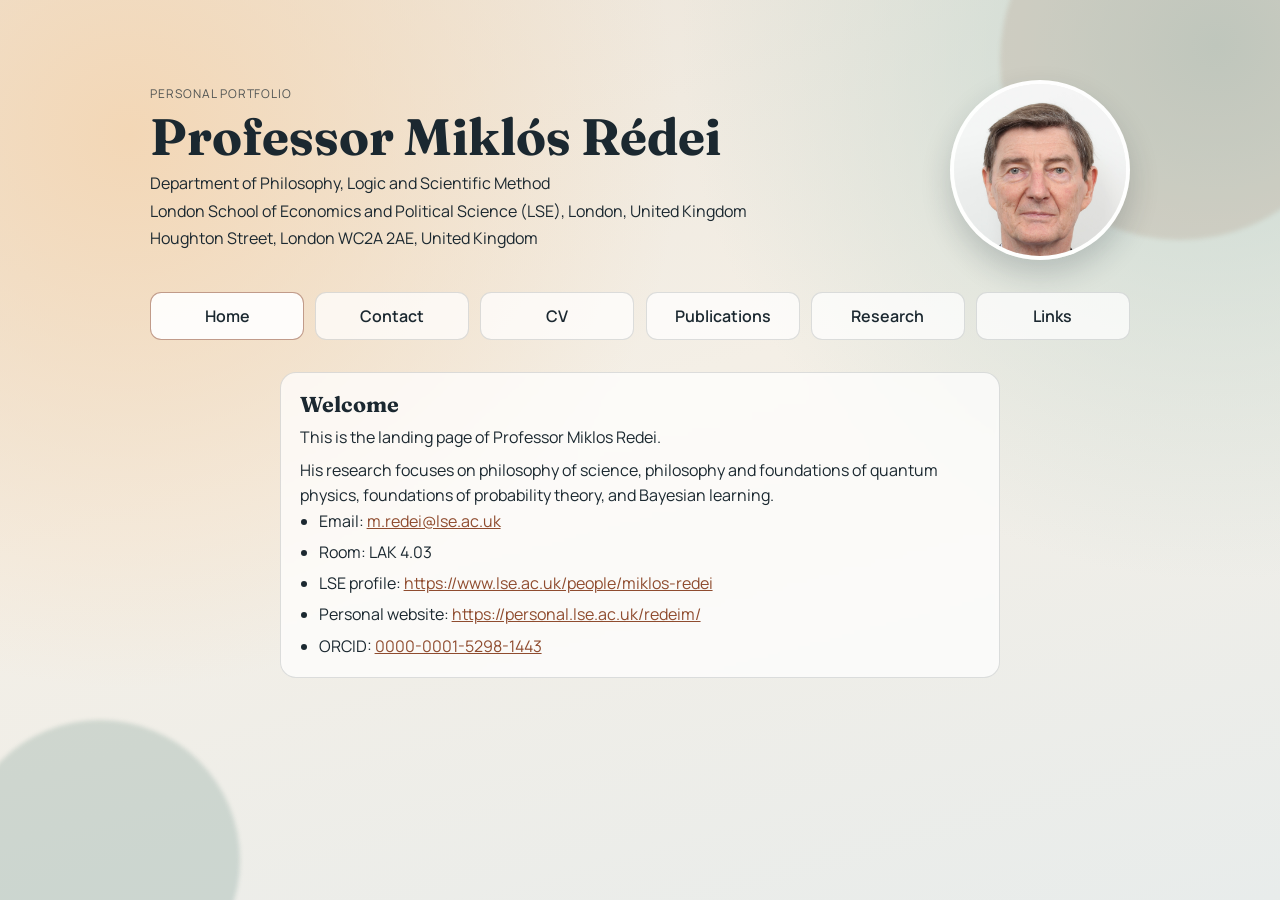
<file: index.html>
﻿<!DOCTYPE html>
<html lang="en">
<head>
  <meta charset="UTF-8" />
  <meta name="viewport" content="width=device-width, initial-scale=1.0" />
  <title>Professor Miklos Redei | Home</title>
  <link rel="preconnect" href="https://fonts.googleapis.com" />
  <link rel="preconnect" href="https://fonts.gstatic.com" crossorigin />
  <link href="https://fonts.googleapis.com/css2?family=Fraunces:wght@500;700&family=Manrope:wght@400;500;700&display=swap" rel="stylesheet" />
  <link rel="stylesheet" href="styles.css" />
</head>
<body>
  <div class="bg-shape bg-shape-a" aria-hidden="true"></div>
  <div class="bg-shape bg-shape-b" aria-hidden="true"></div>

  <header class="hero wrapper home-hero">
    <figure class="profile-circle">
      <img src="Photo-February-2024.jpg" alt="Portrait of Professor Miklos Redei" />
    </figure>
    <div class="hero-copy">
      <p class="eyebrow">Personal Portfolio</p>
      <h1>Professor Miklós Rédei</h1>
      <p class="subtitle">Department of Philosophy, Logic and Scientific Method</p>
      <p class="subtitle">London School of Economics and Political Science (LSE), London, United Kingdom</p>
      <p class="address">Houghton Street, London WC2A 2AE, United Kingdom</p>
      <!-- <p class="updated">Source profile updated: October 27, 2025</p> -->
    </div>
  </header>

  <nav class="wrapper nav-grid" aria-label="Section navigation">
    <a href="index.html" class="active" aria-current="page">Home</a>
    <a href="contact.html">Contact</a>
    <a href="cv.html">CV</a>
    <a href="publications.html">Publications</a>
    <a href="research.html">Research</a>
    <a href="links.html">Links</a>
  </nav>

  <main class="wrapper sections section-content">
    <section class="card">
      <h2>Welcome</h2>
      <p>This is the landing page of Professor Miklos Redei.</p>
      <p>His research focuses on philosophy of science, philosophy and foundations of quantum physics, foundations of probability theory, and Bayesian learning.</p>
      <ul class="clean-list">
        <li>Email: <a href="mailto:m.redei@lse.ac.uk">m.redei@lse.ac.uk</a></li>
        <li>Room: LAK 4.03</li>
        <li>LSE profile: <a href="https://www.lse.ac.uk/people/miklos-redei">https://www.lse.ac.uk/people/miklos-redei</a></li>
        <li>Personal website: <a href="https://personal.lse.ac.uk/redeim/">https://personal.lse.ac.uk/redeim/</a></li>
        <!-- <li>CV: <a href="https://lse.ac.uk/person/CV-Miklos-Redei.pdf">https://lse.ac.uk/person/CV-Miklos-Redei.pdf</a></li> -->
        <li>ORCID: <a href="https://orcid.org/0000-0001-5298-1443">0000-0001-5298-1443</a></li>
      </ul>
    </section>
  </main>
</body>
</html>
</file>
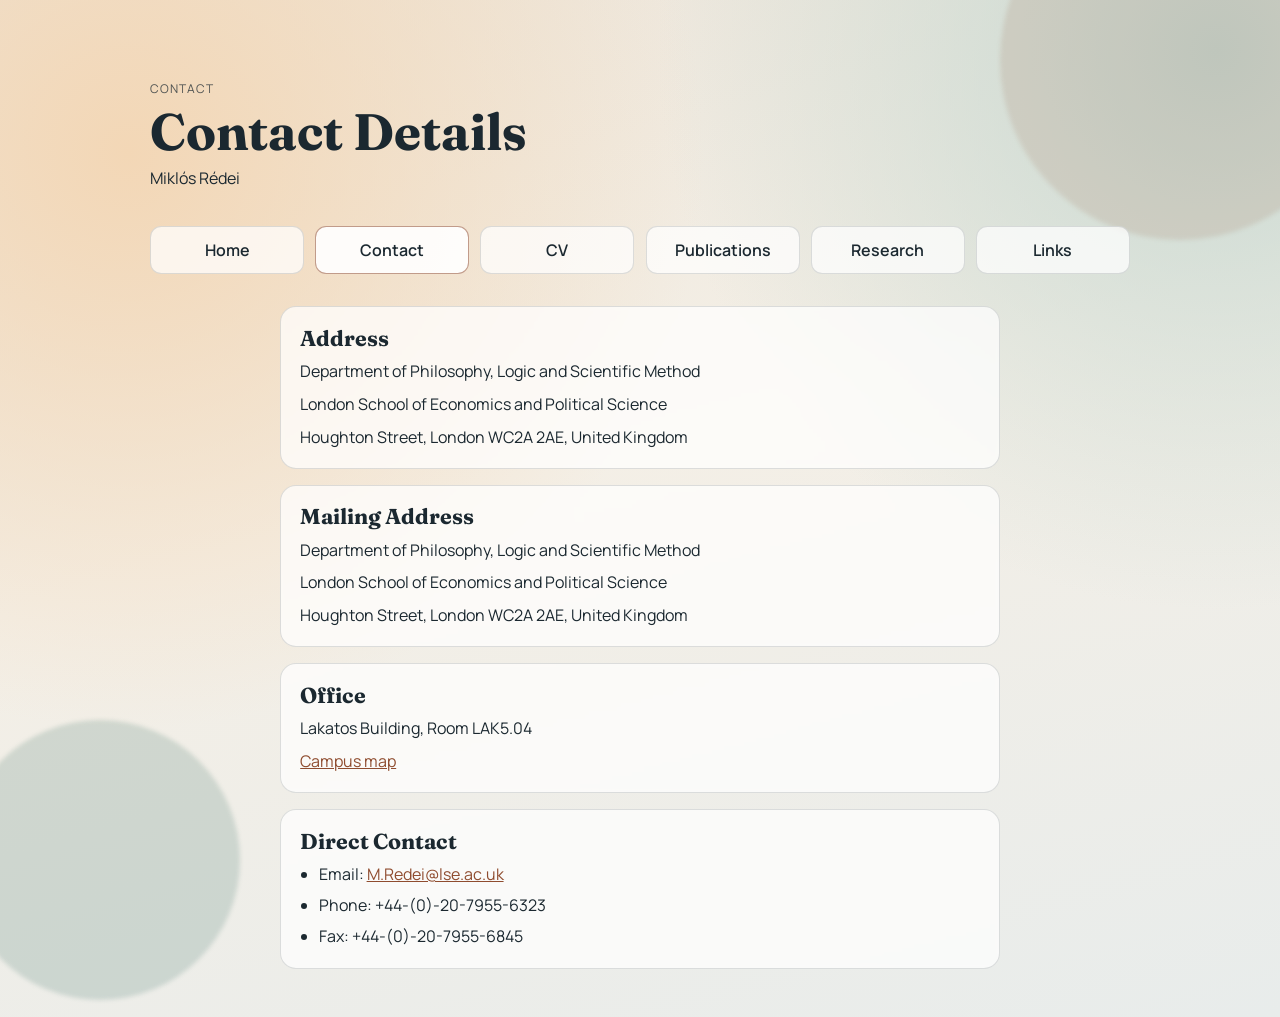
<file: contact.html>
<!DOCTYPE html>
<html lang="en">
<head>
  <meta charset="UTF-8" />
  <meta name="viewport" content="width=device-width, initial-scale=1.0" />
  <title>Miklós Rédei | Contact</title>
  <link rel="preconnect" href="https://fonts.googleapis.com" />
  <link rel="preconnect" href="https://fonts.gstatic.com" crossorigin />
  <link href="https://fonts.googleapis.com/css2?family=Fraunces:wght@500;700&family=Manrope:wght@400;500;700&display=swap" rel="stylesheet" />
  <link rel="stylesheet" href="styles.css" />
</head>
<body>
  <div class="bg-shape bg-shape-a" aria-hidden="true"></div>
  <div class="bg-shape bg-shape-b" aria-hidden="true"></div>

  <header class="hero wrapper">
    <p class="eyebrow">Contact</p>
    <h1>Contact Details</h1>
    <p class="subtitle">Miklós Rédei</p>
    <!-- <p class="updated">Last update: October 7, 2025</p> -->
  </header>

  <nav class="wrapper nav-grid" aria-label="Section navigation">
    <a href="index.html">Home</a>
    <a href="contact.html" class="active" aria-current="page">Contact</a>
    <a href="cv.html">CV</a>
    <a href="publications.html">Publications</a>
    <a href="research.html">Research</a>
    <a href="links.html">Links</a>
  </nav>

  <main class="wrapper sections section-content">
    <section class="card">
      <h2>Address</h2>
      <p>Department of Philosophy, Logic and Scientific Method</p>
      <p>London School of Economics and Political Science</p>
      <p>Houghton Street, London WC2A 2AE, United Kingdom</p>
    </section>

    <section class="card">
      <h2>Mailing Address</h2>
      <p>Department of Philosophy, Logic and Scientific Method</p>
      <p>London School of Economics and Political Science</p>
      <p>Houghton Street, London WC2A 2AE, United Kingdom</p>
    </section>

    <section class="card">
      <h2>Office</h2>
      <p>Lakatos Building, Room LAK5.04</p>
      <p><a href="https://www.lse.ac.uk/lse-information/campus-map.aspx">Campus map</a></p>
    </section>

    <section class="card">
      <h2>Direct Contact</h2>
      <ul class="clean-list">
        <li>Email: <a href="mailto:M.Redei@lse.ac.uk">M.Redei@lse.ac.uk</a></li>
        <li>Phone: +44-(0)-20-7955-6323</li>
        <li>Fax: +44-(0)-20-7955-6845</li>
      </ul>
    </section>
  </main>
</body>
</html>
</file>
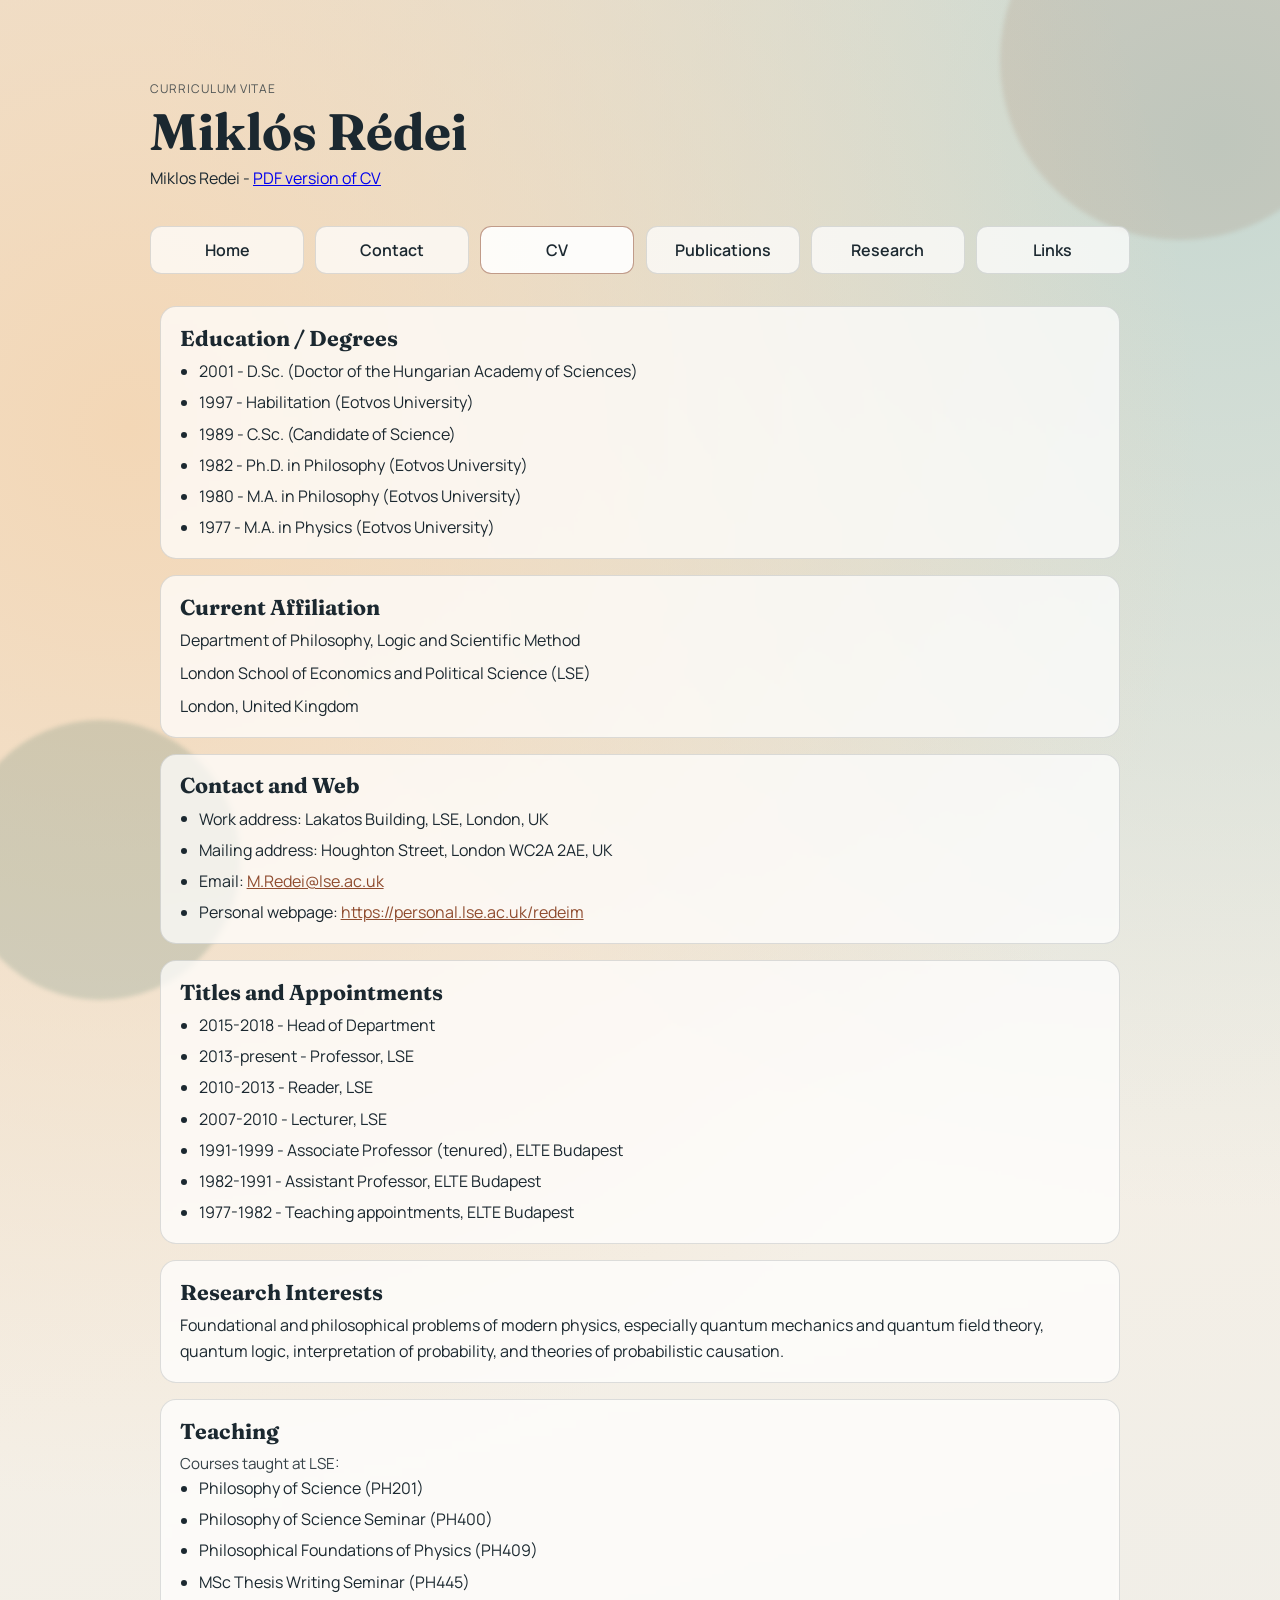
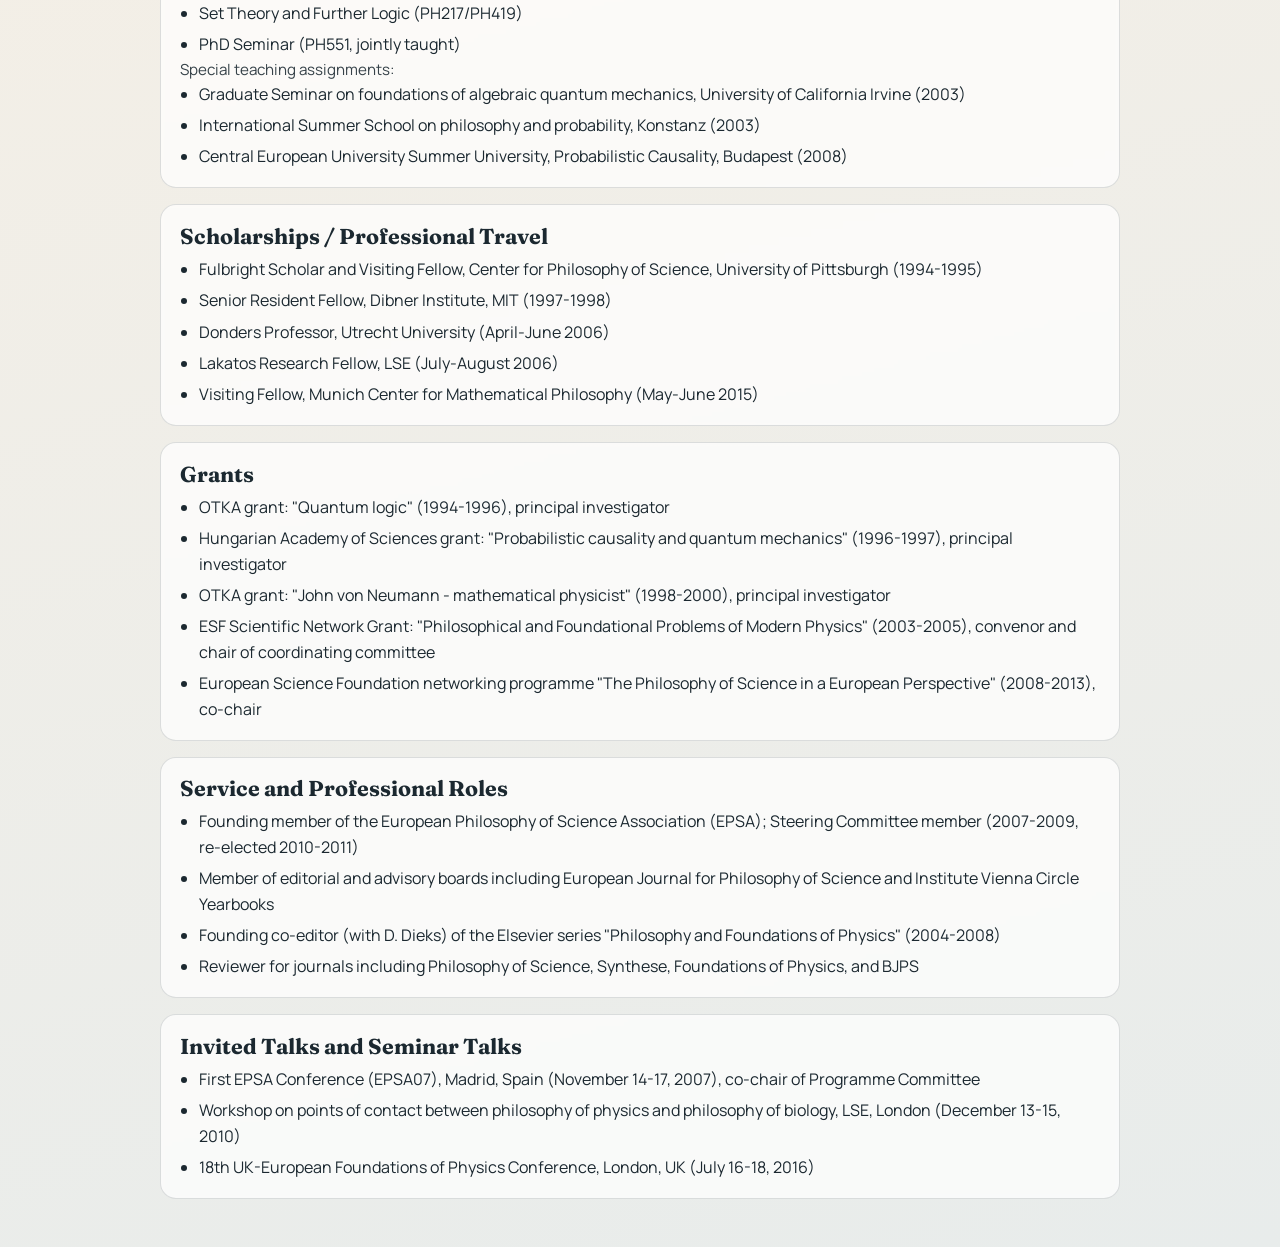
<file: cv.html>
<!DOCTYPE html>
<html lang="en">
<head>
  <meta charset="UTF-8" />
  <meta name="viewport" content="width=device-width, initial-scale=1.0" />
  <title>Miklós Rédei | CV</title>
  <link rel="preconnect" href="https://fonts.googleapis.com" />
  <link rel="preconnect" href="https://fonts.gstatic.com" crossorigin />
  <link href="https://fonts.googleapis.com/css2?family=Fraunces:wght@500;700&family=Manrope:wght@400;500;700&display=swap" rel="stylesheet" />
  <link rel="stylesheet" href="styles.css" />
</head>
<body>
  <div class="bg-shape bg-shape-a" aria-hidden="true"></div>
  <div class="bg-shape bg-shape-b" aria-hidden="true"></div>

  <header class="hero wrapper">
    <p class="eyebrow">Curriculum Vitae</p>
    <h1>Miklós Rédei</h1>
    <p class="subtitle">Miklos Redei - <a href="https://personal.lse.ac.uk/redeim/CV.pdf">PDF version of CV</a></p>
    <!-- <p class="updated">Last update: April 1, 2017</p> -->
  </header>

  <nav class="wrapper nav-grid" aria-label="Section navigation">
    <a href="index.html">Home</a>
    <a href="contact.html">Contact</a>
    <a href="cv.html" class="active" aria-current="page">CV</a>
    <a href="publications.html">Publications</a>
    <a href="research.html">Research</a>
    <a href="links.html">Links</a>
  </nav>

  <main class="wrapper sections wide-content">
    <section class="card">
      <h2>Education / Degrees</h2>
      <ul class="clean-list">
        <li>2001 - D.Sc. (Doctor of the Hungarian Academy of Sciences)</li>
        <li>1997 - Habilitation (Eotvos University)</li>
        <li>1989 - C.Sc. (Candidate of Science)</li>
        <li>1982 - Ph.D. in Philosophy (Eotvos University)</li>
        <li>1980 - M.A. in Philosophy (Eotvos University)</li>
        <li>1977 - M.A. in Physics (Eotvos University)</li>
      </ul>
    </section>

    <section class="card">
      <h2>Current Affiliation</h2>
      <p>Department of Philosophy, Logic and Scientific Method</p>
      <p>London School of Economics and Political Science (LSE)</p>
      <p>London, United Kingdom</p>
    </section>

    <section class="card">
      <h2>Contact and Web</h2>
      <ul class="clean-list">
        <li>Work address: Lakatos Building, LSE, London, UK</li>
        <li>Mailing address: Houghton Street, London WC2A 2AE, UK</li>
        <li>Email: <a href="mailto:M.Redei@lse.ac.uk">M.Redei@lse.ac.uk</a></li>
        <li>Personal webpage: <a href="https://personal.lse.ac.uk/redeim">https://personal.lse.ac.uk/redeim</a></li>
      </ul>
    </section>

    <section class="card">
      <h2>Titles and Appointments</h2>
      <ul class="clean-list">
        <li>2015-2018 - Head of Department</li>
        <li>2013-present - Professor, LSE</li>
        <li>2010-2013 - Reader, LSE</li>
        <li>2007-2010 - Lecturer, LSE</li>
        <li>1991-1999 - Associate Professor (tenured), ELTE Budapest</li>
        <li>1982-1991 - Assistant Professor, ELTE Budapest</li>
        <li>1977-1982 - Teaching appointments, ELTE Budapest</li>
      </ul>
    </section>

    <section class="card">
      <h2>Research Interests</h2>
      <p>Foundational and philosophical problems of modern physics, especially quantum mechanics and quantum field theory, quantum logic, interpretation of probability, and theories of probabilistic causation.</p>
    </section>

    <section class="card">
      <h2>Teaching</h2>
      <p class="note">Courses taught at LSE:</p>
      <ul class="clean-list">
        <li>Philosophy of Science (PH201)</li>
        <li>Philosophy of Science Seminar (PH400)</li>
        <li>Philosophical Foundations of Physics (PH409)</li>
        <li>MSc Thesis Writing Seminar (PH445)</li>
        <li>Set Theory and Further Logic (PH217/PH419)</li>
        <li>PhD Seminar (PH551, jointly taught)</li>
      </ul>
      <p class="note">Special teaching assignments:</p>
      <ul class="clean-list">
        <li>Graduate Seminar on foundations of algebraic quantum mechanics, University of California Irvine (2003)</li>
        <li>International Summer School on philosophy and probability, Konstanz (2003)</li>
        <li>Central European University Summer University, Probabilistic Causality, Budapest (2008)</li>
      </ul>
    </section>

    <section class="card">
      <h2>Scholarships / Professional Travel</h2>
      <ul class="clean-list">
        <li>Fulbright Scholar and Visiting Fellow, Center for Philosophy of Science, University of Pittsburgh (1994-1995)</li>
        <li>Senior Resident Fellow, Dibner Institute, MIT (1997-1998)</li>
        <li>Donders Professor, Utrecht University (April-June 2006)</li>
        <li>Lakatos Research Fellow, LSE (July-August 2006)</li>
        <li>Visiting Fellow, Munich Center for Mathematical Philosophy (May-June 2015)</li>
      </ul>
    </section>

    <section class="card">
      <h2>Grants</h2>
      <ul class="clean-list">
        <li>OTKA grant: "Quantum logic" (1994-1996), principal investigator</li>
        <li>Hungarian Academy of Sciences grant: "Probabilistic causality and quantum mechanics" (1996-1997), principal investigator</li>
        <li>OTKA grant: "John von Neumann - mathematical physicist" (1998-2000), principal investigator</li>
        <li>ESF Scientific Network Grant: "Philosophical and Foundational Problems of Modern Physics" (2003-2005), convenor and chair of coordinating committee</li>
        <li>European Science Foundation networking programme "The Philosophy of Science in a European Perspective" (2008-2013), co-chair</li>
      </ul>
    </section>

    <section class="card">
      <h2>Service and Professional Roles</h2>
      <ul class="clean-list">
        <li>Founding member of the European Philosophy of Science Association (EPSA); Steering Committee member (2007-2009, re-elected 2010-2011)</li>
        <li>Member of editorial and advisory boards including European Journal for Philosophy of Science and Institute Vienna Circle Yearbooks</li>
        <li>Founding co-editor (with D. Dieks) of the Elsevier series "Philosophy and Foundations of Physics" (2004-2008)</li>
        <li>Reviewer for journals including Philosophy of Science, Synthese, Foundations of Physics, and BJPS</li>
      </ul>
    </section>

    <section class="card">
      <h2>Invited Talks and Seminar Talks</h2>
      <ul class="clean-list">
        <li>First EPSA Conference (EPSA07), Madrid, Spain (November 14-17, 2007), co-chair of Programme Committee</li>
        <li>Workshop on points of contact between philosophy of physics and philosophy of biology, LSE, London (December 13-15, 2010)</li>
        <li>18th UK-European Foundations of Physics Conference, London, UK (July 16-18, 2016)</li>
      </ul>
    </section>
  </main>
</body>
</html>
</file>
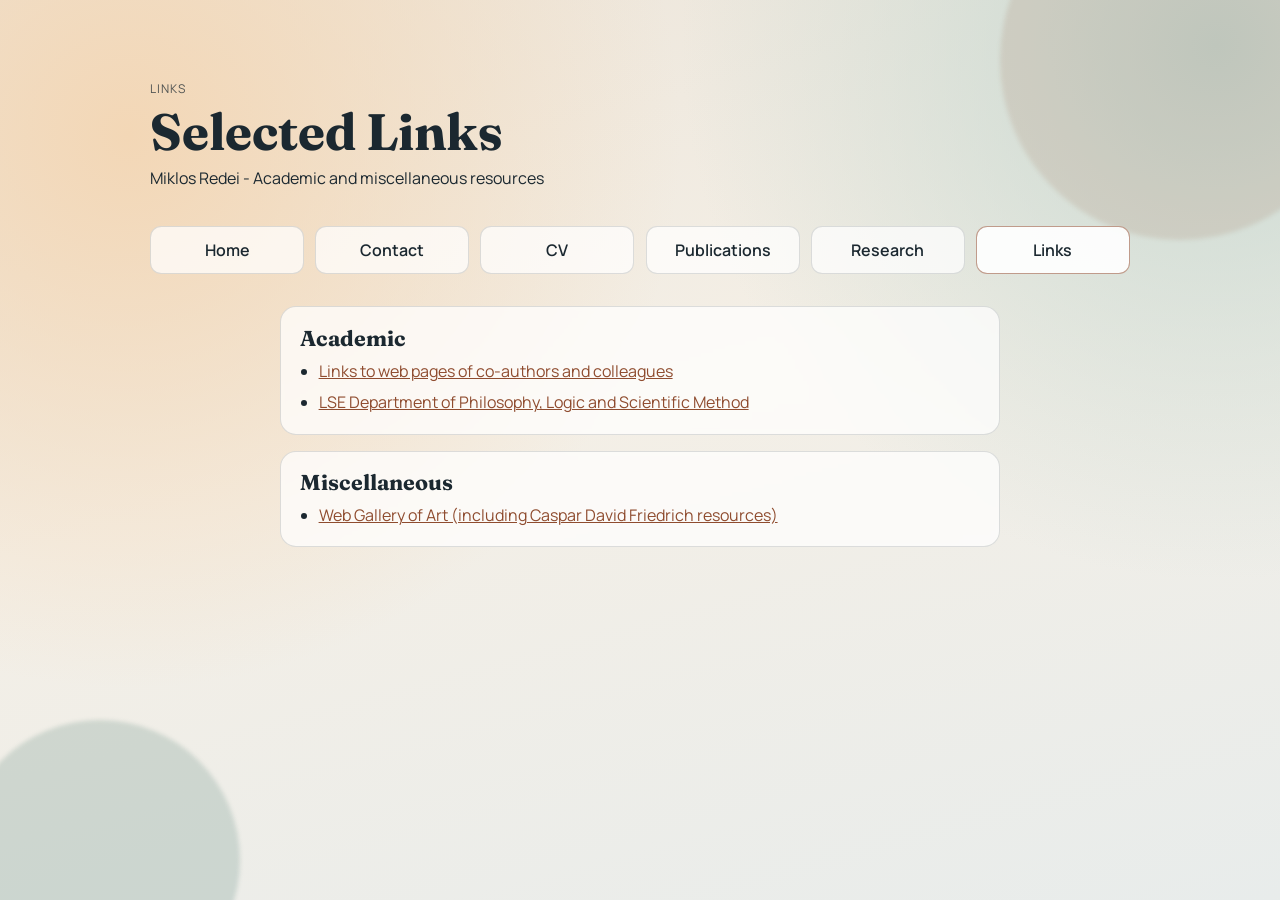
<file: links.html>
<!DOCTYPE html>
<html lang="en">
<head>
  <meta charset="UTF-8" />
  <meta name="viewport" content="width=device-width, initial-scale=1.0" />
  <title>Miklós Rédei | Links</title>
  <link rel="preconnect" href="https://fonts.googleapis.com" />
  <link rel="preconnect" href="https://fonts.gstatic.com" crossorigin />
  <link href="https://fonts.googleapis.com/css2?family=Fraunces:wght@500;700&family=Manrope:wght@400;500;700&display=swap" rel="stylesheet" />
  <link rel="stylesheet" href="styles.css" />
</head>
<body>
  <div class="bg-shape bg-shape-a" aria-hidden="true"></div>
  <div class="bg-shape bg-shape-b" aria-hidden="true"></div>

  <header class="hero wrapper">
    <p class="eyebrow">Links</p>
    <h1>Selected Links</h1>
    <p class="subtitle">Miklos Redei - Academic and miscellaneous resources</p>
  </header>

  <nav class="wrapper nav-grid" aria-label="Section navigation">
    <a href="index.html">Home</a>
    <a href="contact.html">Contact</a>
    <a href="cv.html">CV</a>
    <a href="publications.html">Publications</a>
    <a href="research.html">Research</a>
    <a href="links.html" class="active" aria-current="page">Links</a>
  </nav>

  <main class="wrapper sections section-content">
    <section class="card">
      <h2>Academic</h2>
      <ul class="clean-list">
        <li><a href="https://web.archive.org/web/20081023005552/http://phil.elte.hu:80/~redei/linkstocolleagues.html">Links to web pages of co-authors and colleagues</a></li>
        <!-- <li><a href="https://web.archive.org/web/20160206111827/http://www.pse-esf.org:80/index.htm">The Philosophy of Science in a European Perspective (ESF Networking Programme)</a></li> -->
        <li><a href="https://www.lse.ac.uk/philosophy/">LSE Department of Philosophy, Logic and Scientific Method</a></li>
      </ul>
    </section>

    <section class="card">
      <h2>Miscellaneous</h2>
      <ul class="clean-list">
        <!-- <li><a href="https://web.archive.org/web/20130720021350/http://phil.elte.hu/~redei/links.html">Thomas Mann (via archived links page)</a></li> -->
        <li><a href="http://www.wga.hu/">Web Gallery of Art (including Caspar David Friedrich resources)</a></li>
      </ul>
    </section>
  </main>
</body>
</html>
</file>
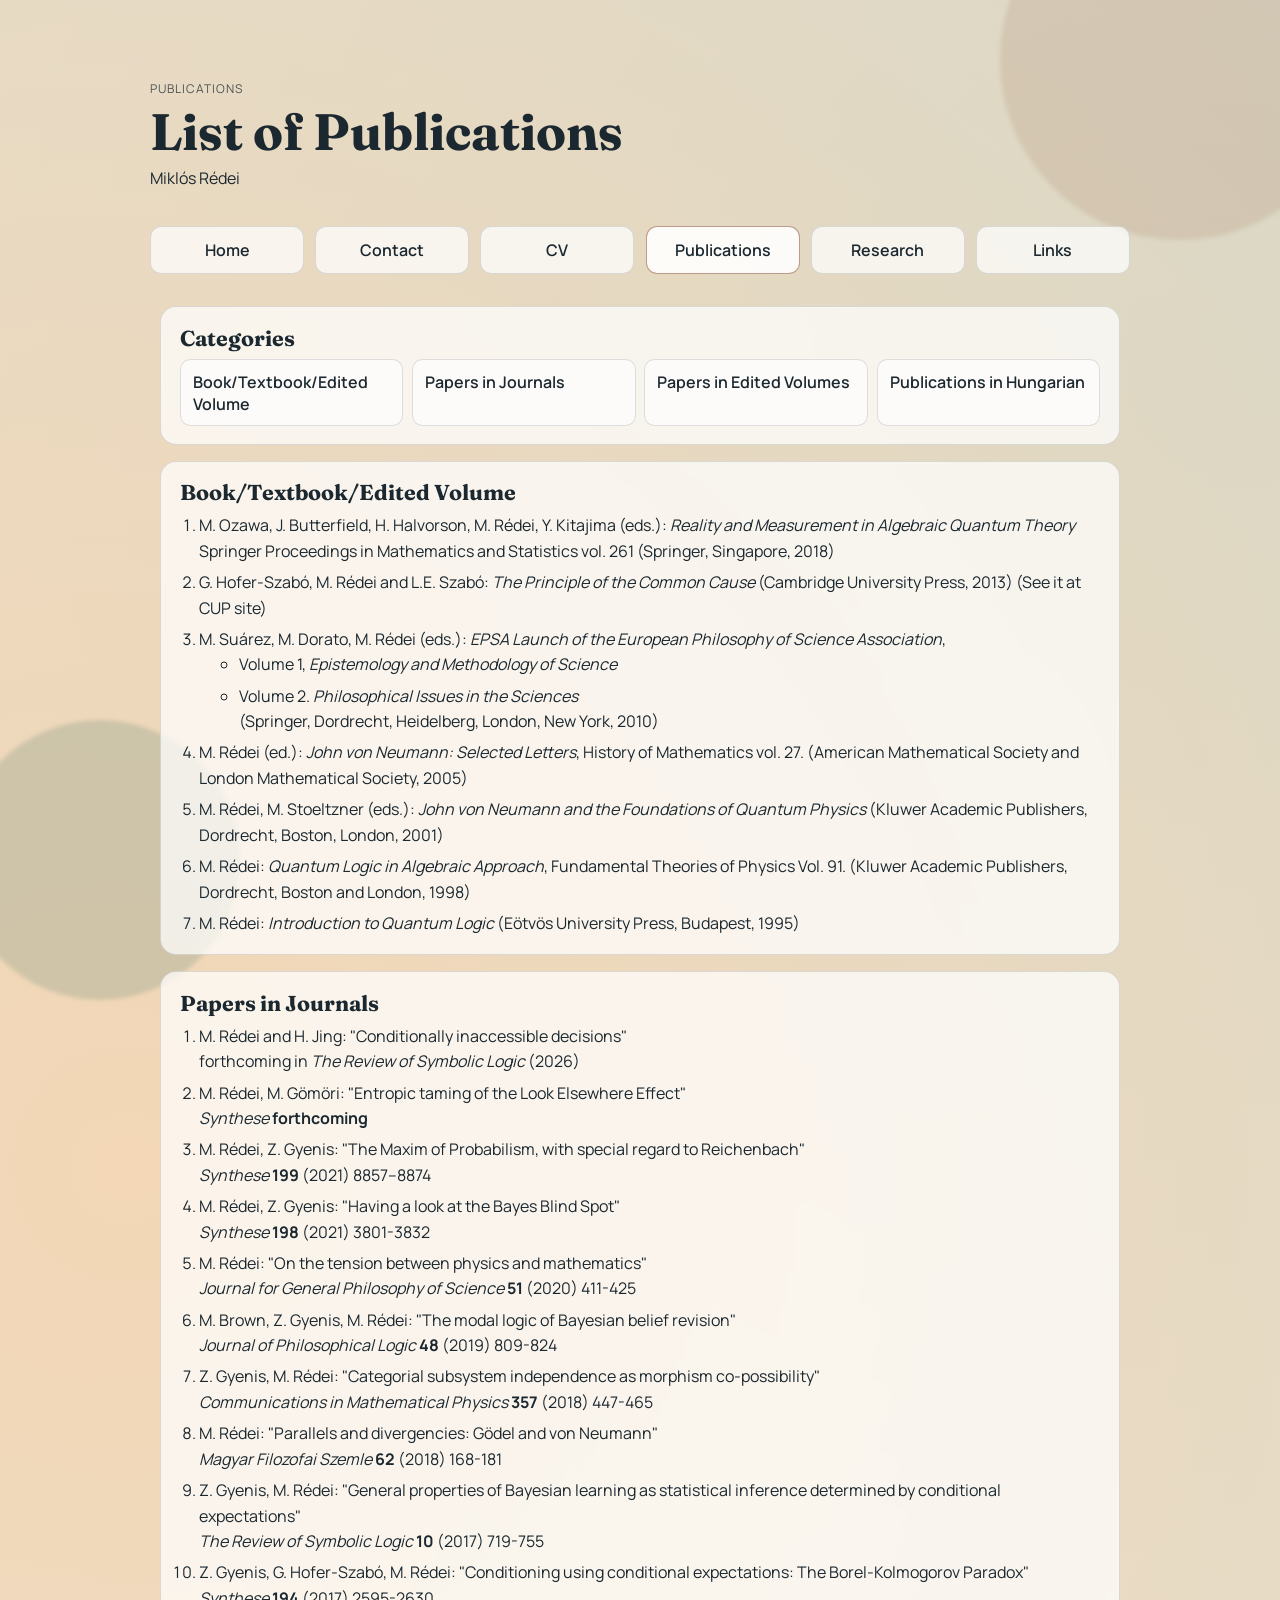
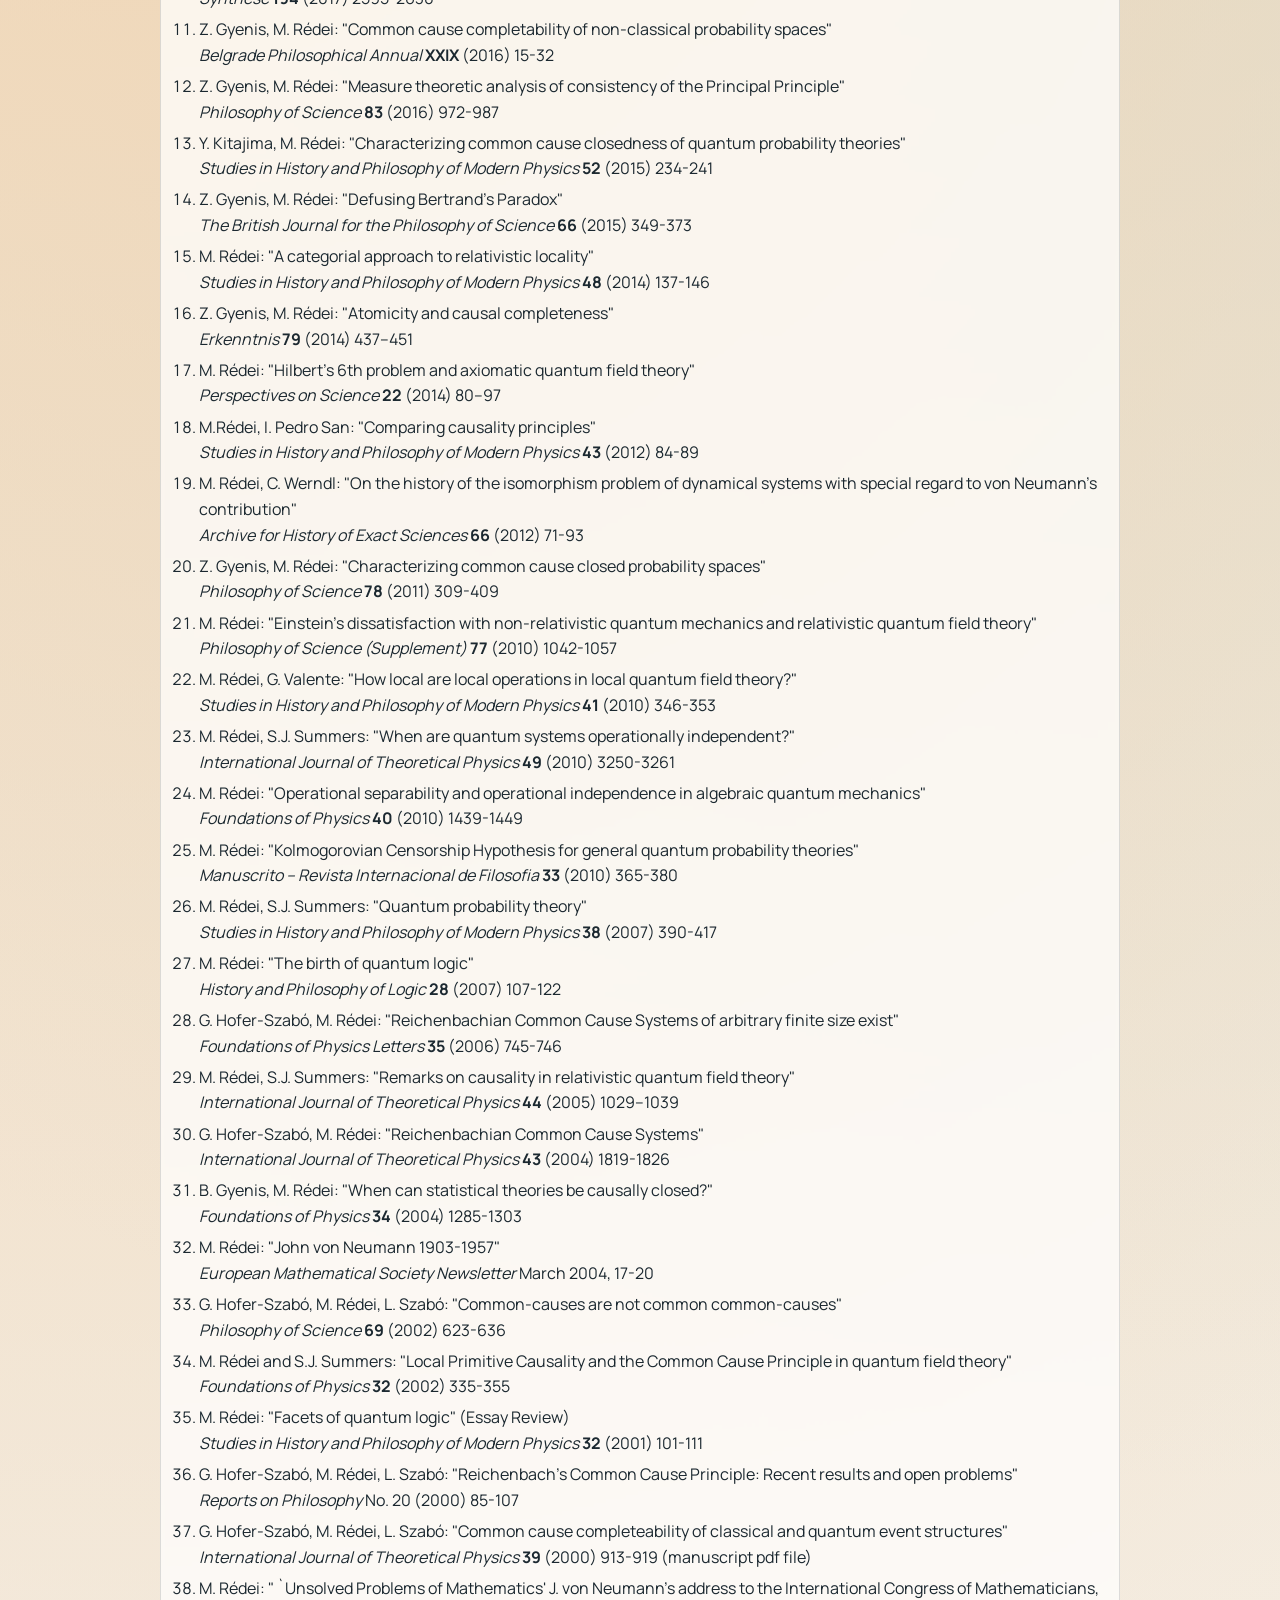
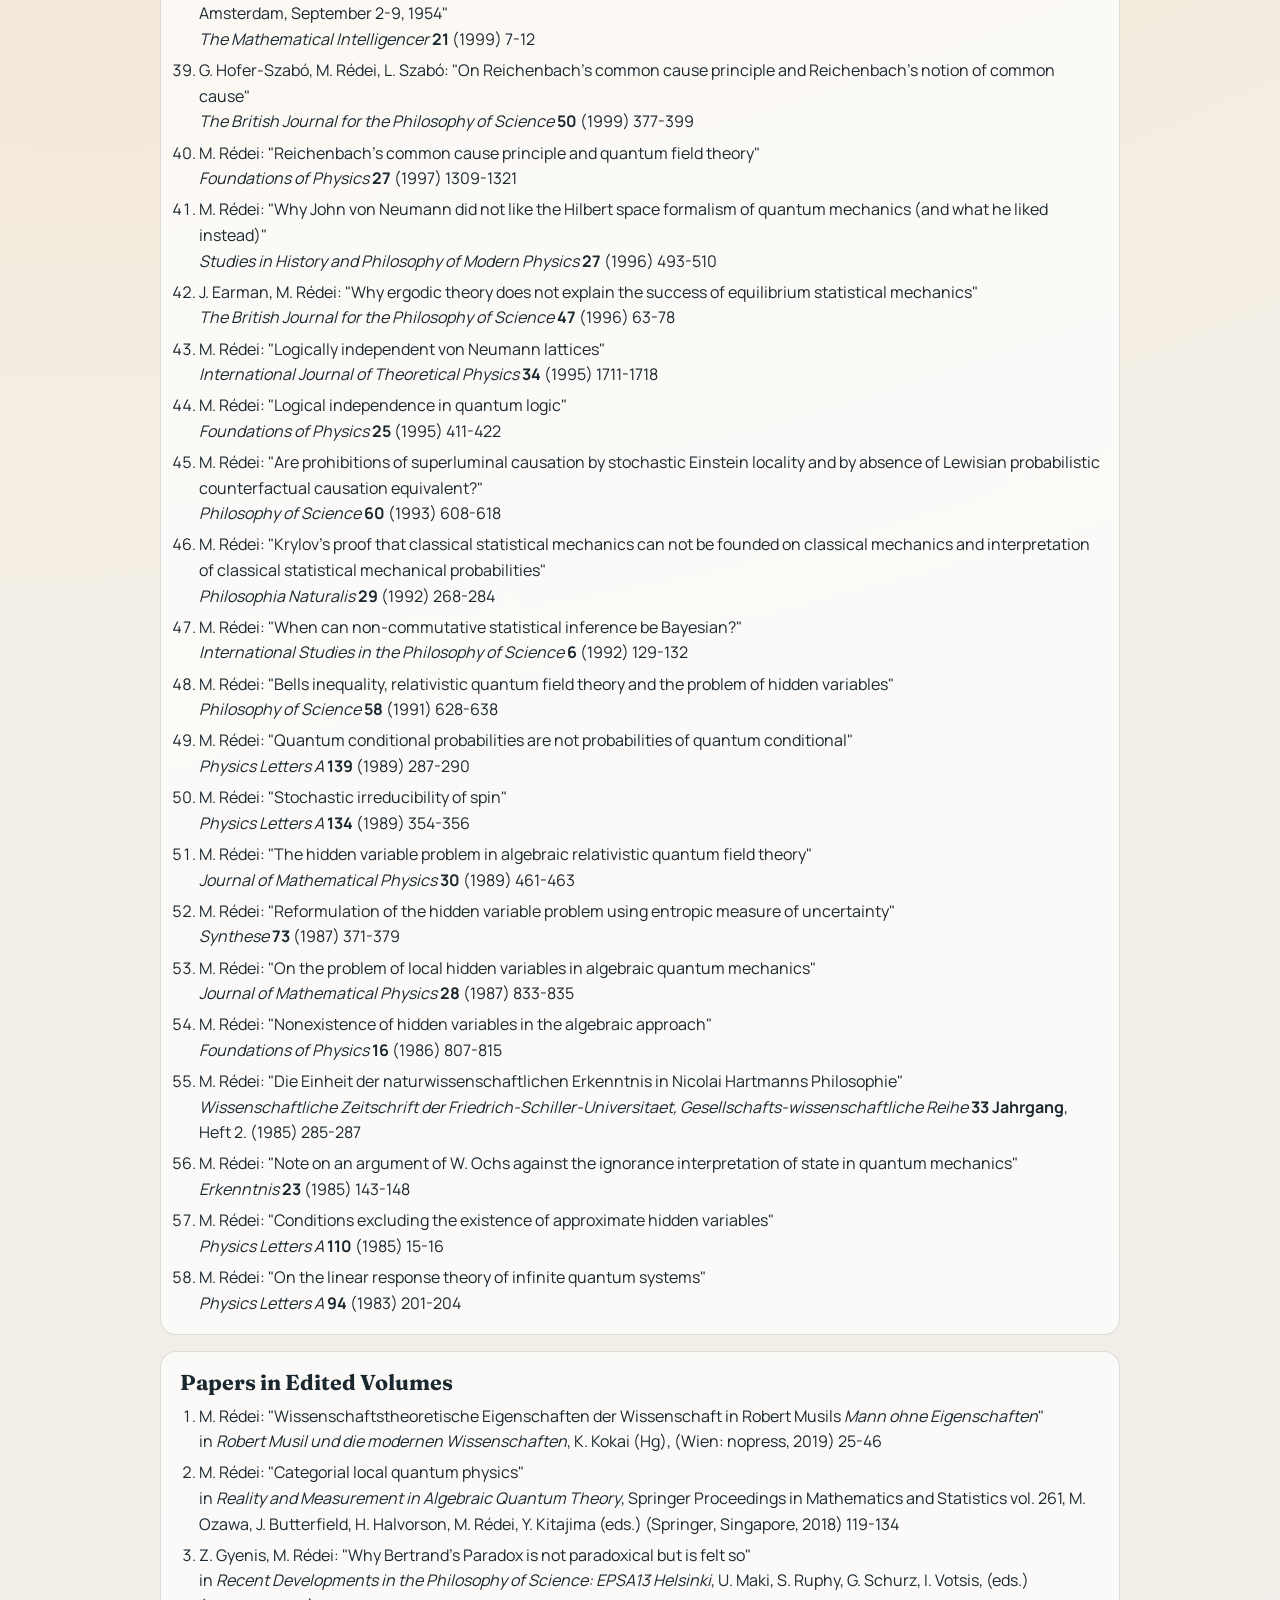
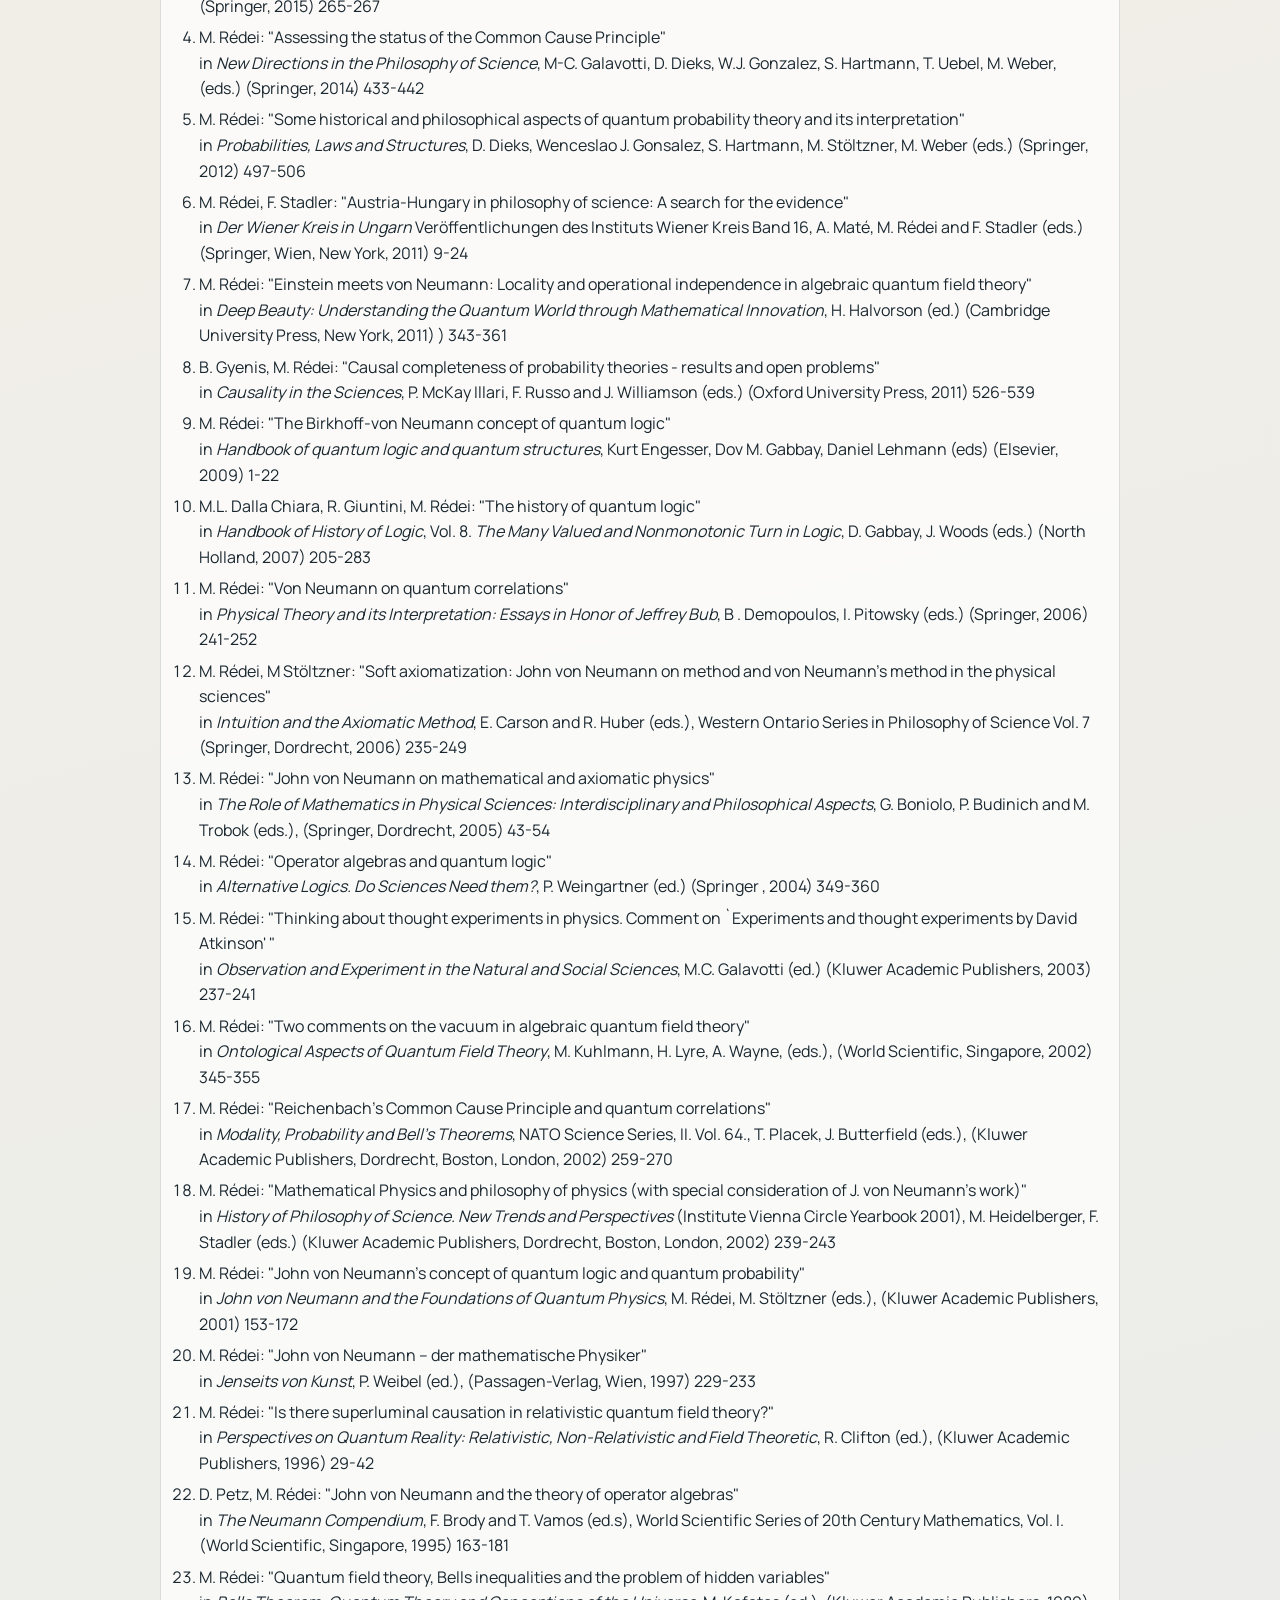
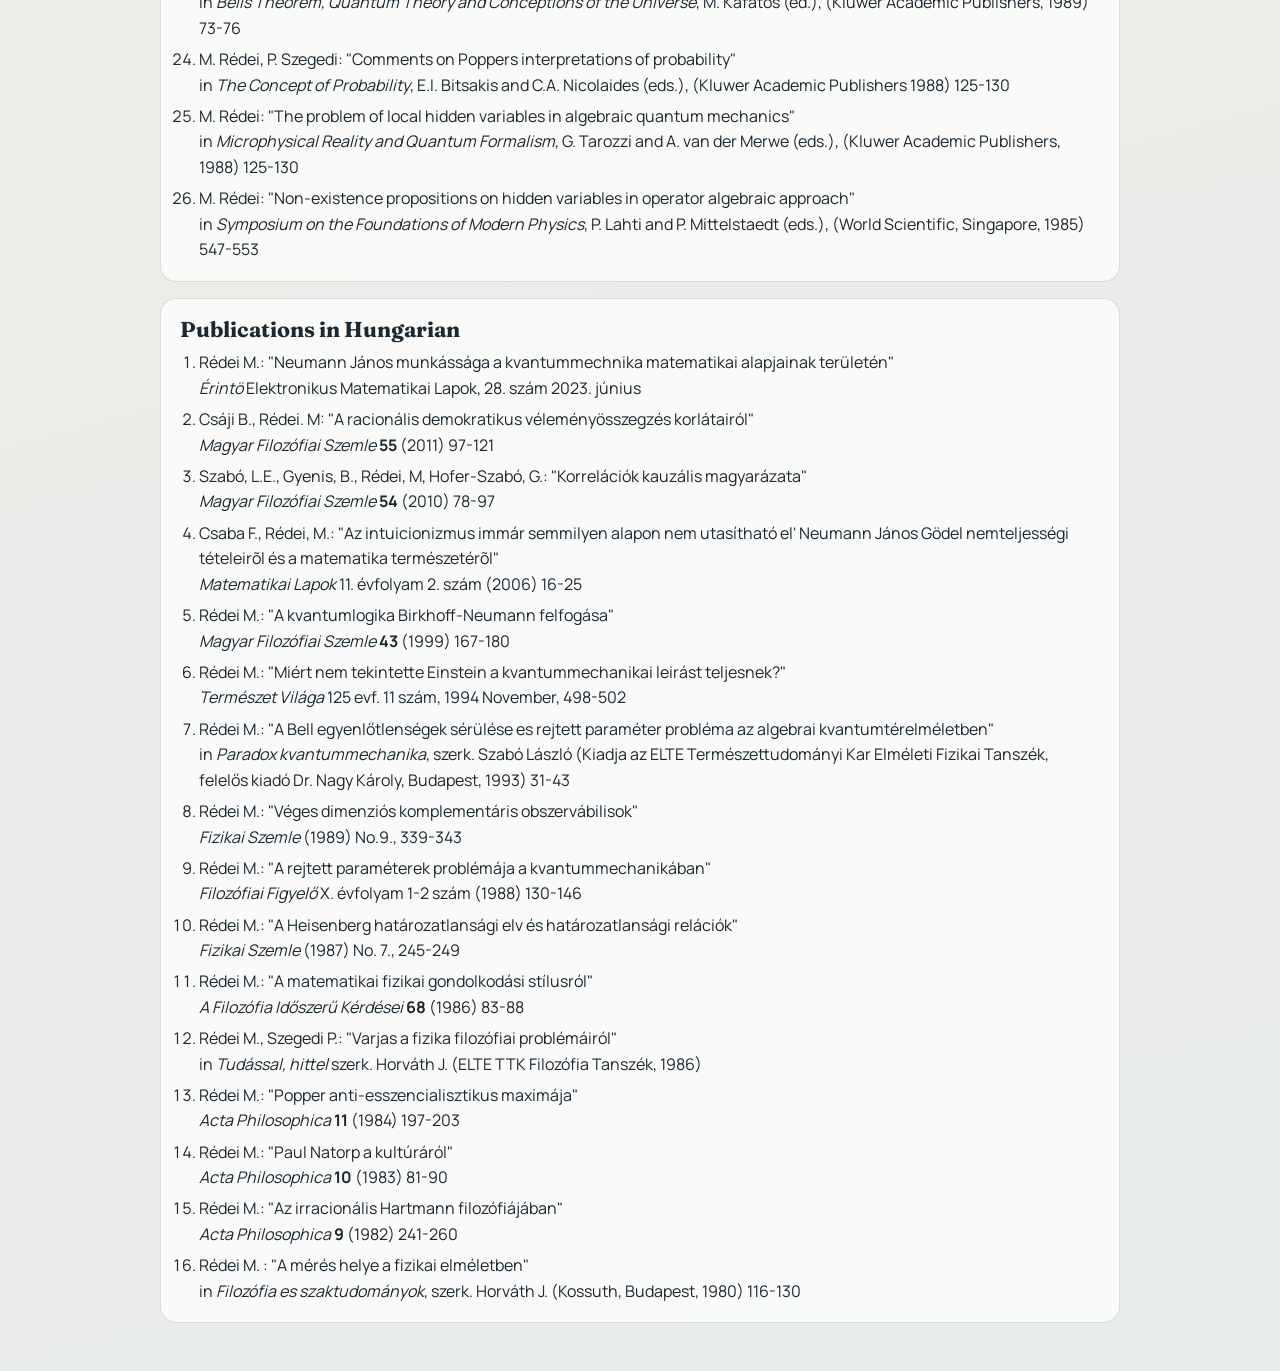
<file: publications.html>
<!DOCTYPE html>
<html lang="en">
<head>
  <meta charset="UTF-8" />
  <meta name="viewport" content="width=device-width, initial-scale=1.0" />
  <title>Mikl&oacute;s R&eacute;dei | Publications</title>
  <link rel="preconnect" href="https://fonts.googleapis.com" />
  <link rel="preconnect" href="https://fonts.gstatic.com" crossorigin />
  <link href="https://fonts.googleapis.com/css2?family=Fraunces:wght@500;700&family=Manrope:wght@400;500;700&display=swap" rel="stylesheet" />
  <link rel="stylesheet" href="styles.css" />
</head>
<body>
  <div class="bg-shape bg-shape-a" aria-hidden="true"></div>
  <div class="bg-shape bg-shape-b" aria-hidden="true"></div>

  <header class="hero wrapper">
    <p class="eyebrow">Publications</p>
    <h1>List of Publications</h1>
    <p class="subtitle">Mikl&oacute;s R&eacute;dei</p>
    <!-- <p class="updated">Last update on source page: November 15, 2023</p> -->
  </header>

  <nav class="wrapper nav-grid" aria-label="Section navigation">
    <a href="index.html">Home</a>
    <a href="contact.html">Contact</a>
    <a href="cv.html">CV</a>
    <a href="publications.html" class="active" aria-current="page">Publications</a>
    <a href="research.html">Research</a>
    <a href="links.html">Links</a>
  </nav>

  <main class="wrapper sections wide-content">
    <section class="card">
      <h2>Categories</h2>
      <nav aria-label="Publications categories" class="section-nav">
        <a href="#books">Book/Textbook/Edited Volume</a>
        <a href="#journals">Papers in Journals</a>
        <a href="#chapters">Papers in Edited Volumes</a>
        <a href="#other-language">Publications in Hungarian</a>
      </nav>
    </section>

    <section class="card" id="books">
      <h2>Book/Textbook/Edited Volume</h2>
      <ol class="clean-list">
        <li>M. Ozawa, J. Butterfield, H. Halvorson, M. R&eacute;dei, Y. Kitajima (eds.): <i>Reality and Measurement in Algebraic Quantum Theory</i><br /><span class="pub-meta">Springer Proceedings in Mathematics and Statistics vol. 261 (Springer, Singapore, 2018)</span></li>
        <li>G. Hofer-Szab&oacute;, M. R&eacute;dei and L.E. Szab&oacute;: <i>The Principle of the Common Cause</i> (Cambridge University Press, 2013) (See it at CUP site)</li>
        <li>M. Suárez, M. Dorato, M. R&eacute;dei (eds.): <i>EPSA Launch of the European Philosophy of Science Association</i>,
          <div class="pub-meta">
          <ul>
          <li> Volume 1, <i>Epistemology and Methodology of Science</i></li>
          <li> Volume 2. <i>Philosophical Issues in the Sciences</i> </li>
          <div class="pub-meta-line">(Springer, Dordrecht, Heidelberg, London, New York, 2010)</div>
          </ul>
          </div>
        </li>
        <li>M. R&eacute;dei (ed.): <i>John von Neumann: Selected Letters</i>, History of Mathematics vol. 27. (American Mathematical Society and London Mathematical Society, 2005)</li>
        <li>M. R&eacute;dei, M. Stoeltzner (eds.): <i>John von Neumann and the Foundations of Quantum Physics</i> (Kluwer Academic Publishers, Dordrecht, Boston,  London, 2001)</li>
        <li>M. R&eacute;dei: <i>Quantum Logic in Algebraic Approach</i>, Fundamental Theories of Physics Vol. 91. (Kluwer Academic Publishers, Dordrecht, Boston  and London, 1998)</li>
        <li>M. R&eacute;dei: <i>Introduction to Quantum Logic</i> (Eötvös University Press, Budapest, 1995)</li>
      </ol>
    </section>

    <section class="card" id="journals">
      <h2>Papers in Journals</h2>
      <ol class="clean-list">
        <li>M. R&eacute;dei and H. Jing: "Conditionally inaccessible decisions"<br /><span class="pub-meta">forthcoming in <i>The Review of Symbolic Logic</i> (2026)</span></li>
        <li>M. R&eacute;dei, M. G&oumlm&oumlri: "Entropic taming of the Look Elsewhere Effect"<br /><span class="pub-meta"><i>Synthese</i> <b>forthcoming</b></span></li>
        <li>M. R&eacute;dei, Z. Gyenis: "The Maxim of Probabilism, with special regard to Reichenbach"<br /><span class="pub-meta"><i>Synthese</i> <b> 199</b> (2021) 8857–8874</span></li>
        <li>M. R&eacute;dei, Z. Gyenis: "Having a look at the Bayes Blind Spot"<br /><span class="pub-meta"><i>Synthese</i> <b>198</b> (2021) 3801-3832</span></li>
        <li>M. R&eacute;dei: "On the tension between physics and mathematics"<br /><span class="pub-meta"><i>Journal for General Philosophy of Science</i> <b>51</b> (2020) 411-425</span></li>
        <li>M. Brown, Z. Gyenis, M. R&eacute;dei: "The modal logic of Bayesian belief revision"<br /><span class="pub-meta"><i>Journal of Philosophical Logic</i> <b>48</b> (2019) 809-824</span></li>
        <li>Z. Gyenis, M. R&eacute;dei: "Categorial subsystem independence as morphism co-possibility"<br /><span class="pub-meta"><i>Communications in Mathematical Physics</i> <b>357</b> (2018) 447-465</span></li>
        <li>M. R&eacute;dei: "Parallels and divergencies: Gödel and von Neumann"<br /><span class="pub-meta"><i>Magyar Filozofai Szemle</i> <b>62</b> (2018) 168-181</span></li>
        <li>Z. Gyenis, M. R&eacute;dei: "General properties of Bayesian learning as statistical inference determined by conditional expectations"<br /><span class="pub-meta"><i>The Review of Symbolic Logic</i> <b>10</b> (2017) 719-755</span></li>
        <li>Z. Gyenis, G. Hofer-Szab&oacute;, M. R&eacute;dei: "Conditioning using conditional expectations: The Borel-Kolmogorov Paradox"<br /><span class="pub-meta"><i>Synthese</i> <b>194</b> (2017) 2595-2630</span></li>
        <li>Z. Gyenis, M. R&eacute;dei: "Common cause completability of non-classical probability spaces"<br /><span class="pub-meta"><i>Belgrade Philosophical Annual</i> <b>XXIX </b> (2016) 15-32</span></li>
        <li>Z. Gyenis, M. R&eacute;dei: "Measure theoretic analysis of consistency of the Principal Principle"<br /><span class="pub-meta"><i>Philosophy of Science</i>  <b>83</b> (2016) 972-987</span></li>
        <li>Y. Kitajima, M. R&eacute;dei: "Characterizing common cause closedness of quantum probability theories"<br /><span class="pub-meta"><i>Studies in History and Philosophy of Modern Physics</i> <b>52</b> (2015) 234-241</span></li>
        <li>Z. Gyenis, M. R&eacute;dei: "Defusing Bertrand's Paradox"<br /><span class="pub-meta"><i>The British Journal for the Philosophy of Science</i> <b>66</b> (2015) 349-373</span></li>
        <li>M. R&eacute;dei: "A categorial approach to relativistic locality"<br /><span class="pub-meta"><i>Studies in History and Philosophy of Modern Physics</i>  <b>48</b> (2014) 137-146</span></li>
        <li>Z. Gyenis, M. R&eacute;dei: "Atomicity and causal completeness"<br /><span class="pub-meta"><i>Erkenntnis</i> <b>79</b> (2014) 437–451</span></li>
        <li>M. R&eacute;dei: "Hilbert's 6th problem and axiomatic quantum field theory"<br /><span class="pub-meta"><i>Perspectives on Science</i> <b>22</b> (2014) 80–97</span></li>
        <li>M.R&eacute;dei, I. Pedro San: "Comparing causality principles"<br /><span class="pub-meta"><i>Studies in History and Philosophy of Modern Physics</i> <b>43</b> (2012) 84-89</span></li>
        <li>M. R&eacute;dei, C. Werndl: "On the history of the isomorphism problem of dynamical systems with special regard to von Neumann's contribution"<br /><span class="pub-meta"><i>Archive for History of Exact Sciences</i> <b>66</b> (2012) 71-93</span></li>
        <li>Z. Gyenis, M. R&eacute;dei: "Characterizing common cause closed probability spaces"<br /><span class="pub-meta"><i>Philosophy of Science</i> <b>78</b> (2011) 309-409</span></li>
        <li>M. R&eacute;dei: "Einstein's dissatisfaction with non-relativistic quantum mechanics and relativistic quantum field theory"<br /><span class="pub-meta"><i>Philosophy of Science (Supplement)</i>  <b>77</b> (2010) 1042-1057</span></li>
        <li>M. R&eacute;dei, G. Valente: "How local are local operations in local quantum field theory?"<br /><span class="pub-meta"><i>Studies in History and Philosophy of Modern Physics</i> <b> 41</b> (2010) 346-353</span></li>
        <li>M. R&eacute;dei, S.J. Summers: "When are quantum systems operationally independent?"<br /><span class="pub-meta"><i>International Journal of Theoretical Physics</i> <b>49</b> (2010) 3250-3261</span></li>
        <li>M. R&eacute;dei: "Operational separability and operational independence in algebraic quantum mechanics"<br /><span class="pub-meta"><i>Foundations of Physics</i> <b>40</b> (2010) 1439-1449</span></li>
        <li>M. R&eacute;dei: "Kolmogorovian Censorship Hypothesis for general quantum probability theories"<br /><span class="pub-meta"><i>Manuscrito – Revista Internacional de Filosofia</i> <b>33</b> (2010) 365-380</span></li>
        <li>M. R&eacute;dei, S.J. Summers: "Quantum probability theory"<br /><span class="pub-meta"><i>Studies in History and Philosophy of Modern Physics</i> <b>38</b> (2007) 390-417</span></li>
        <li>M. R&eacute;dei: "The birth of quantum logic"<br /><span class="pub-meta"><i>History and Philosophy of Logic</i> <b>28</b> (2007) 107-122</span></li>
        <li>G. Hofer-Szab&oacute;, M. R&eacute;dei: "Reichenbachian Common Cause Systems of arbitrary finite size exist"<br /><span class="pub-meta"><i>Foundations of Physics Letters</i> <b>35</b> (2006) 745-746</span></li>
        <li>M. R&eacute;dei, S.J. Summers: "Remarks on causality in relativistic quantum field theory"<br /><span class="pub-meta"><i>International Journal of Theoretical Physics</i> <b>44</b>  (2005) 1029–1039</span></li>
        <li>G. Hofer-Szab&oacute;, M. R&eacute;dei: "Reichenbachian Common Cause Systems"<br /><span class="pub-meta"><i>International Journal of Theoretical Physics</i> <b>43</b> (2004) 1819-1826</span></li>
        <li>B. Gyenis, M. R&eacute;dei:  "When can statistical theories be causally closed?"<br /><span class="pub-meta"><i>Foundations of Physics</i> <b>34</b>  (2004) 1285-1303</span></li>
        <li>M. R&eacute;dei: "John von Neumann 1903-1957"<br /><span class="pub-meta"><i>European Mathematical Society Newsletter</i>  March 2004, 17-20</span></li>
        <li>G. Hofer-Szab&oacute;, M. R&eacute;dei, L. Szabó: "Common-causes are not common common-causes"<br /><span class="pub-meta"><i>Philosophy of Science</i> <b>69</b> (2002) 623-636</span></li>
        <li>M. R&eacute;dei and S.J. Summers:  "Local Primitive Causality and the Common Cause Principle in quantum  field theory"<br /><span class="pub-meta"><i>Foundations of Physics</i> <b>32</b> (2002) 335-355</span></li>
        <li>M. R&eacute;dei: "Facets of quantum logic" (Essay Review)<br /><span class="pub-meta"><i>Studies in History and Philosophy of Modern Physics</i> <b>32</b> (2001) 101-111</span></li>
        <li>G. Hofer-Szab&oacute;, M. R&eacute;dei, L. Szabó: "Reichenbach's Common Cause Principle: Recent results and open problems"<br /><span class="pub-meta"><i>Reports on Philosophy</i> No. 20 (2000)  85-107</span></li>
        <li>G. Hofer-Szab&oacute;, M. R&eacute;dei, L. Szab&oacute;: "Common cause completeability of classical and quantum event structures"<br /><span class="pub-meta"><i>International Journal of Theoretical Physics</i> <b>39</b> (2000) 913-919 (manuscript pdf file)</span></li>
        <li>M. R&eacute;dei: " `Unsolved Problems of Mathematics' J. von Neumann's address to the International Congress of Mathematicians, Amsterdam,  September 2-9, 1954"<br /><span class="pub-meta"><i>The Mathematical Intelligencer</i> <b>21</b> (1999) 7-12</span></li>
        <li>G. Hofer-Szab&oacute;, M. R&eacute;dei, L. Szab&oacute;: "On Reichenbach's common cause principle and  Reichenbach's notion of common cause"<br /><span class="pub-meta"><i>The British Journal for the Philosophy of Science</i> <b>50</b> (1999) 377-399</span></li>
        <li>M. R&eacute;dei: "Reichenbach's common cause principle and quantum field theory"<br /><span class="pub-meta"><i>Foundations of Physics</i> <b>27</b> (1997) 1309-1321</span></li>
        <li>M. R&eacute;dei: "Why John von Neumann did not like the Hilbert space formalism of quantum mechanics  (and what he liked instead)"<br /><span class="pub-meta"><i>Studies in History and Philosophy of Modern Physics</i> <b>27</b> (1996) 493-510</span></li>
        <li>J. Earman, M. R&eacute;dei: "Why ergodic theory does not explain the success of equilibrium statistical mechanics"<br /><span class="pub-meta"><i>The British Journal for the Philosophy of Science</i> <b>47</b> (1996) 63-78</span></li>
        <li>M. R&eacute;dei: "Logically independent von Neumann lattices"<br /><span class="pub-meta"><i>International Journal of Theoretical Physics</i> <b>34</b> (1995) 1711-1718</span></li>
        <li>M. R&eacute;dei: "Logical independence in quantum logic"<br /><span class="pub-meta"><i>Foundations of Physics</i> <b>25</b> (1995) 411-422</span></li>
        <li>M. R&eacute;dei: "Are prohibitions of superluminal causation by stochastic Einstein locality and by absence of Lewisian probabilistic counterfactual causation equivalent?"<br /><span class="pub-meta"><i>Philosophy of Science</i> <b>60</b> (1993) 608-618</span></li>
        <li>M. R&eacute;dei: "Krylov's proof that classical statistical mechanics can not be founded on classical mechanics and interpretation of classical statistical mechanical probabilities"<br /><span class="pub-meta"><i>Philosophia Naturalis</i> <b>29</b> (1992) 268-284</span></li>
        <li>M. R&eacute;dei: "When can non-commutative statistical inference be Bayesian?"<br /><span class="pub-meta"><i>International Studies in the Philosophy of Science</i> <b>6</b> (1992) 129-132</span></li>
        <li>M. R&eacute;dei: "Bells inequality, relativistic quantum field theory and the problem of hidden variables"<br /><span class="pub-meta"><i>Philosophy of Science</i> <b>58</b> (1991) 628-638</span></li>
        <li>M. R&eacute;dei: "Quantum conditional probabilities are not probabilities of quantum conditional"<br /><span class="pub-meta"><i>Physics Letters A</i> <b>139</b> (1989) 287-290</span></li>
        <li>M. R&eacute;dei: "Stochastic irreducibility of spin"<br /><span class="pub-meta"><i>Physics Letters A</i> <b>134</b> (1989) 354-356</span></li>
        <li>M. R&eacute;dei: "The hidden variable problem in algebraic relativistic quantum field theory"<br /><span class="pub-meta"><i>Journal of Mathematical Physics</i> <b>30</b> (1989) 461-463</span></li>
        <li>M. R&eacute;dei: "Reformulation of the hidden variable problem using entropic measure of uncertainty"<br /><span class="pub-meta"><i>Synthese</i> <b>73</b> (1987) 371-379</span></li>
        <li>M. R&eacute;dei: "On the problem of local hidden variables in algebraic quantum mechanics"<br /><span class="pub-meta"><i>Journal of Mathematical Physics</i> <b>28</b> (1987) 833-835</span></li>
        <li>M. R&eacute;dei: "Nonexistence of hidden variables in the algebraic approach"<br /><span class="pub-meta"><i>Foundations of Physics</i> <b>16</b> (1986) 807-815</span></li>
        <li>M. R&eacute;dei: "Die Einheit der naturwissenschaftlichen Erkenntnis in Nicolai Hartmanns Philosophie"<br /><span class="pub-meta"><i>Wissenschaftliche Zeitschrift der Friedrich-Schiller-Universitaet, Gesellschafts-wissenschaftliche Reihe</i> <b> 33 Jahrgang</b>, Heft 2. (1985) 285-287</span></li>
        <li>M. R&eacute;dei: "Note on an argument of W. Ochs against the ignorance interpretation of state in quantum mechanics"<br /><span class="pub-meta"><i>Erkenntnis</i> <b>23</b> (1985) 143-148</span></li>
        <li>M. R&eacute;dei: "Conditions excluding the existence of approximate hidden variables"<br /><span class="pub-meta"><i>Physics Letters A</i> <b>110</b> (1985) 15-16</span></li>
        <li>M. R&eacute;dei: "On the linear response theory of infinite quantum systems"<br /><span class="pub-meta"><i>Physics Letters A</i> <b>94</b> (1983) 201-204</span></li>
      </ol>
    </section>

    <section class="card" id="chapters">
      <h2>Papers in Edited Volumes</h2>
      <ol class="clean-list">
        <li>M. R&eacute;dei: "Wissenschaftstheoretische Eigenschaften der Wissenschaft in Robert Musils <i>Mann ohne Eigenschaften</i>"<br /><span class="pub-meta">in <i>Robert Musil und die modernen Wissenschaften</i>, K. Kokai (Hg), (Wien: nopress, 2019) 25-46</span></li>
        <li>M. R&eacute;dei: "Categorial local quantum physics"<br /><span class="pub-meta">in <i>Reality and Measurement in Algebraic Quantum Theory</i>,  Springer Proceedings in Mathematics and Statistics vol. 261,  M. Ozawa, J. Butterfield, H. Halvorson, M. R&eacute;dei, Y. Kitajima (eds.) (Springer, Singapore, 2018) 119-134</span></li>
        <li>Z. Gyenis, M. R&eacute;dei: "Why Bertrand's Paradox is not paradoxical but is felt so"<br /><span class="pub-meta">in <i>Recent Developments in the Philosophy of Science: EPSA13 Helsinki</i>, U. Maki, S. Ruphy, G. Schurz, I. Votsis, (eds.) (Springer, 2015) 265-267</span></li>
        <li>M. R&eacute;dei: "Assessing the status of the Common Cause Principle"<br /><span class="pub-meta">in <i>New Directions in the Philosophy of Science</i>, M-C. Galavotti, D. Dieks, W.J. Gonzalez, S. Hartmann, T. Uebel, M. Weber, (eds.) (Springer, 2014) 433-442</span></li>
        <li>M. R&eacute;dei: "Some historical and philosophical aspects of quantum probability theory and its interpretation"<br /><span class="pub-meta">in <i>Probabilities, Laws and Structures</i>, D. Dieks, Wenceslao J. Gonsalez, S. Hartmann, M. Stöltzner,  M. Weber (eds.) (Springer, 2012) 497-506</span></li>
        <li>M. R&eacute;dei, F. Stadler: "Austria-Hungary in philosophy of science: A search for the evidence"<br /><span class="pub-meta">in <i>Der Wiener Kreis in Ungarn </i> Veröffentlichungen des Instituts Wiener Kreis Band 16,  A. Maté, M. R&eacute;dei and F. Stadler (eds.) (Springer, Wien, New York, 2011) 9-24</span></li>
        <li>M. R&eacute;dei: "Einstein meets von Neumann: Locality and operational independence in algebraic quantum field theory"<br /><span class="pub-meta">in <i>Deep Beauty: Understanding the Quantum World through Mathematical Innovation</i>,  H. Halvorson (ed.) (Cambridge University Press, New York, 2011) ) 343-361</span></li>
        <li>B. Gyenis, M. R&eacute;dei: "Causal completeness of probability theories - results and open problems"<br /><span class="pub-meta">in <i>Causality in the Sciences</i>, P. McKay Illari, F. Russo and J. Williamson (eds.) (Oxford University Press, 2011) 526-539</span></li>
        <li>M. R&eacute;dei: "The Birkhoff-von Neumann concept of quantum logic"<br /><span class="pub-meta">in <i>Handbook of quantum logic and quantum structures</i>, Kurt Engesser, Dov M. Gabbay, Daniel Lehmann (eds) (Elsevier, 2009) 1-22</span></li>
        <li>M.L. Dalla Chiara, R. Giuntini, M. R&eacute;dei: "The history of quantum logic"<br /><span class="pub-meta">in <i>Handbook of History of Logic</i>, Vol. 8. <i>The Many Valued and Nonmonotonic Turn in Logic</i>, D. Gabbay, J. Woods (eds.) (North Holland, 2007) 205-283</span></li>
        <li>M. R&eacute;dei: "Von Neumann on quantum correlations"<br /><span class="pub-meta">in <i>Physical Theory and its Interpretation: Essays in Honor of Jeffrey Bub</i>, B . Demopoulos, I. Pitowsky (eds.) (Springer, 2006) 241-252</span></li>
        <li>M. R&eacute;dei, M Stöltzner: "Soft axiomatization: John von Neumann on method and von Neumann's method in the physical sciences"<br /><span class="pub-meta">in <i>Intuition and  the Axiomatic Method</i>, E. Carson and R. Huber (eds.),  Western Ontario Series in Philosophy of Science  Vol.  7 (Springer, Dordrecht, 2006) 235-249</span></li>
        <li>M. R&eacute;dei: "John von Neumann on mathematical and axiomatic physics"<br /><span class="pub-meta">in <i>The Role of Mathematics in  Physical Sciences: Interdisciplinary and Philosophical Aspects</i>,  G. Boniolo, P. Budinich and M. Trobok (eds.), (Springer, Dordrecht, 2005)  43-54</span></li>
        <li>M. R&eacute;dei: "Operator algebras and quantum logic"<br /><span class="pub-meta">in <i> Alternative Logics. Do Sciences Need them?</i>, P. Weingartner (ed.) (Springer , 2004) 349-360</span></li>
        <li>M. R&eacute;dei: "Thinking about thought experiments in physics. Comment on `Experiments and thought experiments by David Atkinson' "<br /><span class="pub-meta">in  <i>Observation and Experiment in the Natural and Social Sciences</i>, M.C. Galavotti  (ed.) (Kluwer Academic Publishers, 2003) 237-241</span></li>
        <li>M. R&eacute;dei: "Two comments on the vacuum in algebraic quantum field theory"<br /><span class="pub-meta">in <i>Ontological Aspects of Quantum Field Theory</i>,  M. Kuhlmann, H. Lyre, A. Wayne, (eds.),  (World Scientific, Singapore, 2002)  345-355</span></li>
        <li>M. R&eacute;dei: "Reichenbach's Common Cause Principle and quantum correlations"<br /><span class="pub-meta">in <i>Modality, Probability and Bell's Theorems</i>, NATO Science Series, II. Vol. 64.,  T. Placek, J. Butterfield (eds.),  (Kluwer Academic Publishers, Dordrecht, Boston, London, 2002) 259-270</span></li>
        <li>M. R&eacute;dei: "Mathematical Physics and philosophy of physics (with special  consideration of J. von Neumann's work)"<br /><span class="pub-meta">in <i>History of Philosophy of Science. New Trends and Perspectives</i>  (Institute Vienna Circle Yearbook  2001),  M. Heidelberger, F. Stadler (eds.) (Kluwer  Academic Publishers, Dordrecht,  Boston, London, 2002) 239-243</span></li>
        <li>M. R&eacute;dei: "John von Neumann's concept of quantum logic and quantum probability"<br /><span class="pub-meta">in <i>John von Neumann and the Foundations of Quantum Physics</i>, M. R&eacute;dei, M. Stöltzner (eds.), (Kluwer Academic Publishers, 2001) 153-172</span></li>
        <li>M. R&eacute;dei: "John von Neumann -- der mathematische Physiker"<br /><span class="pub-meta">in <i>Jenseits von Kunst</i>,  P. Weibel (ed.),  (Passagen-Verlag, Wien, 1997) 229-233</span></li>
        <li>M. R&eacute;dei: "Is there superluminal causation in relativistic quantum field theory?"<br /><span class="pub-meta">in <i>Perspectives on Quantum Reality: Relativistic, Non-Relativistic and Field  Theoretic</i>,  R. Clifton (ed.), (Kluwer Academic Publishers, 1996) 29-42</span></li>
        <li>D. Petz, M. R&eacute;dei: "John von Neumann and the theory of operator algebras"<br /><span class="pub-meta">in <i>The Neumann Compendium</i>,  F. Brody and T. Vamos (ed.s), World Scientific Series of 20th Century Mathematics, Vol. I. (World Scientific, Singapore, 1995) 163-181</span></li>
        <li>M. R&eacute;dei: "Quantum field theory, Bells inequalities and the problem of hidden variables"<br /><span class="pub-meta">in <i>Bells Theorem, Quantum Theory and Conceptions of the Universe</i>,  M. Kafatos (ed.), (Kluwer Academic Publishers, 1989) 73-76</span></li>
        <li>M. R&eacute;dei, P. Szegedi: "Comments on Poppers interpretations of probability"<br /><span class="pub-meta">in <i>The Concept of Probability</i>,  E.I. Bitsakis and C.A. Nicolaides (eds.), (Kluwer   Academic Publishers 1988) 125-130</span></li>
        <li>M. R&eacute;dei: "The problem of local hidden variables in algebraic quantum mechanics"<br /><span class="pub-meta">in <i>Microphysical Reality and Quantum Formalism</i>, G. Tarozzi and A. van der Merwe (eds.),  (Kluwer Academic Publishers, 1988) 125-130</span></li>
        <li>M. R&eacute;dei: "Non-existence propositions on hidden variables in operator algebraic approach"<br /><span class="pub-meta">in <i>Symposium on the Foundations of Modern Physics</i>,  P. Lahti and P.  Mittelstaedt (eds.), (World Scientific, Singapore, 1985) 547-553</span></li>
      </ol>
    </section>

    <section class="card" id="other-language">
      <h2>Publications in Hungarian</h2>
      <ol class="clean-list">
        <li>R&eacute;dei M.: "Neumann J&aacute;nos munk&aacute;ss&aacute;ga a kvantummechnika matematikai alapjainak ter&uuml;let&eacute;n"<br /><span class="pub-meta"><i> &Eacute;rint&ouml;</i> Elektronikus Matematikai Lapok, 28. sz&aacute;m 2023. j&uacute;nius</span></li>
        <li>Cs&aacute;ji B., R&eacute;dei. M: "A racion&aacute;lis demokratikus v&eacute;lem&eacute;ny&ouml;sszegz&eacute;s korl&aacute;tair&oacute;l"<br /><span class="pub-meta"><i>Magyar Filoz&oacute;fiai Szemle</i> <b>55</b> (2011) 97-121</span></li>
        <li>Szab&oacute;, L.E., Gyenis, B., R&eacute;dei, M, Hofer-Szab&oacute;, G.: "Korrel&aacute;ci&oacute;k kauz&aacute;lis magyar&aacute;zata"<br /><span class="pub-meta"><i>Magyar Filoz&oacute;fiai Szemle</i> <b>54</b> (2010) 78-97</span></li>
        <li>Csaba F., R&eacute;dei, M.: "Az intuicionizmus imm&aacute;r semmilyen alapon nem utas&iacute;that&oacute; el' Neumann J&aacute;nos G&ouml;del nemteljess&eacute;gi t&eacute;teleirõl &eacute;s a matematika term&eacute;szet&eacute;rõl"<br /><span class="pub-meta"><i>Matematikai Lapok</i> 11. &eacute;vfolyam 2. sz&aacute;m (2006) 16-25</span></li>
        <li>R&eacute;dei M.: "A kvantumlogika Birkhoff-Neumann felfog&aacute;sa"<br /><span class="pub-meta"><i>Magyar Filoz&oacute;fiai Szemle</i> <b>43</b> (1999) 167-180</span></li>
        <li>R&eacute;dei M.: "Mi&eacute;rt nem tekintette Einstein a kvantummechanikai leir&aacute;st teljesnek?"<br /><span class="pub-meta"><i>Term&eacute;szet Vil&aacute;ga</i> 125 evf. 11 sz&aacute;m, 1994 November, 498-502</span></li>
        <li>R&eacute;dei M.: "A Bell egyenlőtlens&eacute;gek s&eacute;r&uuml;l&eacute;se es rejtett param&eacute;ter probl&eacute;ma az algebrai kvantumt&eacute;relm&eacute;letben"<br /><span class="pub-meta">in <i>Paradox kvantummechanika</i>, szerk. Szab&oacute; L&aacute;szl&oacute; (Kiadja az ELTE Term&eacute;szettudom&aacute;nyi Kar Elm&eacute;leti Fizikai Tansz&eacute;k, felelős kiad&oacute; Dr. Nagy K&aacute;roly,  Budapest, 1993) 31-43</span></li>
        <li>R&eacute;dei M.: "V&eacute;ges dimenzi&oacute;s komplement&aacute;ris obszerv&aacute;bilisok"<br /><span class="pub-meta"><i>Fizikai Szemle</i> (1989) No.9., 339-343</span></li>
        <li>R&eacute;dei M.: "A rejtett param&eacute;terek probl&eacute;m&aacute;ja a kvantummechanik&aacute;ban"<br /><span class="pub-meta"><i>Filoz&oacute;fiai Figyelő</i> X. &eacute;vfolyam 1-2 sz&aacute;m (1988) 130-146</span></li>
        <li>R&eacute;dei M.: "A Heisenberg hat&aacute;rozatlans&aacute;gi elv &eacute;s hat&aacute;rozatlans&aacute;gi rel&aacute;ci&oacute;k"<br /><span class="pub-meta"><i>Fizikai Szemle</i> (1987) No. 7., 245-249</span></li>
        <li>R&eacute;dei M.: "A matematikai fizikai gondolkod&aacute;si st&iacute;lusr&oacute;l"<br /><span class="pub-meta"><i>A Filoz&oacute;fia Időszerű K&eacute;rd&eacute;sei</i> <b>68</b> (1986) 83-88</span></li>
        <li>R&eacute;dei M., Szegedi P.: "Varjas a fizika filoz&oacute;fiai probl&eacute;m&aacute;ir&oacute;l"<br /><span class="pub-meta">in <i>Tud&aacute;ssal, hittel</i> szerk. Horv&aacute;th J. (ELTE TTK Filoz&oacute;fia Tansz&eacute;k, 1986)</li></span></li>
        <li>R&eacute;dei M.: "Popper anti-esszencialisztikus maxim&aacute;ja"<br /><span class="pub-meta"><i>Acta Philosophica</i>  <b>11</b>  (1984) 197-203</span></li>
        <li>R&eacute;dei M.: "Paul Natorp a kult&uacute;r&aacute;r&oacute;l"<br /><span class="pub-meta"><i>Acta Philosophica</i> <b>10</b> (1983) 81-90</span></li>
        <li>R&eacute;dei M.: "Az irracion&aacute;lis Hartmann filoz&oacute;fi&aacute;j&aacute;ban"<br /><span class="pub-meta"><i>Acta Philosophica</i> <b>9</b> (1982) 241-260</span></li>
        <li>R&eacute;dei M. : "A m&eacute;r&eacute;s helye a fizikai elm&eacute;letben"<br /><span class="pub-meta">in <i>Filoz&oacute;fia es szaktudom&aacute;nyok</i>, szerk. Horv&aacute;th J. (Kossuth, Budapest, 1980) 116-130</span></li>
      </ol>
    </section>
  </main>
</body>
</html>
</file>
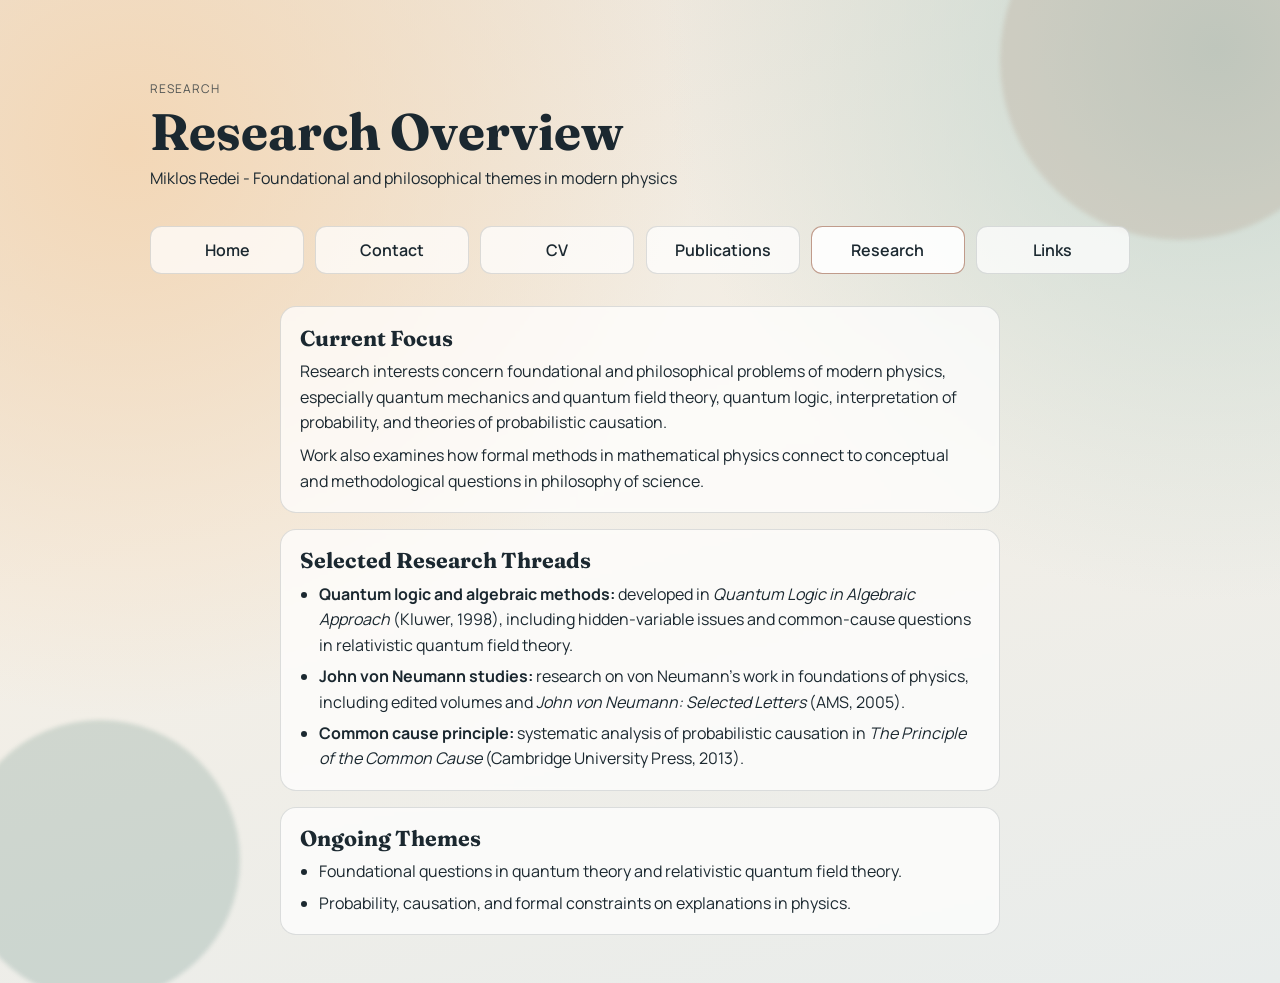
<file: research.html>
<!DOCTYPE html>
<html lang="en">
<head>
  <meta charset="UTF-8" />
  <meta name="viewport" content="width=device-width, initial-scale=1.0" />
  <title>Miklós Rédei | Research</title>
  <link rel="preconnect" href="https://fonts.googleapis.com" />
  <link rel="preconnect" href="https://fonts.gstatic.com" crossorigin />
  <link href="https://fonts.googleapis.com/css2?family=Fraunces:wght@500;700&family=Manrope:wght@400;500;700&display=swap" rel="stylesheet" />
  <link rel="stylesheet" href="styles.css" />
</head>
<body>
  <div class="bg-shape bg-shape-a" aria-hidden="true"></div>
  <div class="bg-shape bg-shape-b" aria-hidden="true"></div>

  <header class="hero wrapper">
    <p class="eyebrow">Research</p>
    <h1>Research Overview</h1>
    <p class="subtitle">Miklos Redei - Foundational and philosophical themes in modern physics</p>
    <!-- <p class="updated">Summary based on the LSE personal research page</p> -->
  </header>

  <nav class="wrapper nav-grid" aria-label="Section navigation">
    <a href="index.html">Home</a>
    <a href="contact.html">Contact</a>
    <a href="cv.html">CV</a>
    <a href="publications.html">Publications</a>
    <a href="research.html" class="active" aria-current="page">Research</a>
    <a href="links.html">Links</a>
  </nav>

  <main class="wrapper sections section-content">
    <section class="card">
      <h2>Current Focus</h2>
      <p>Research interests concern foundational and philosophical problems of modern physics, especially quantum mechanics and quantum field theory, quantum logic, interpretation of probability, and theories of probabilistic causation.</p>
      <p>Work also examines how formal methods in mathematical physics connect to conceptual and methodological questions in philosophy of science.</p>
    </section>

    <section class="card">
      <h2>Selected Research Threads</h2>
      <ul class="clean-list">
        <li><b>Quantum logic and algebraic methods:</b> developed in <i>Quantum Logic in Algebraic Approach</i> (Kluwer, 1998), including hidden-variable issues and common-cause questions in relativistic quantum field theory.</li>
        <li><b>John von Neumann studies:</b> research on von Neumann's work in foundations of physics, including edited volumes and <i>John von Neumann: Selected Letters</i> (AMS, 2005).</li>
        <li><b>Common cause principle:</b> systematic analysis of probabilistic causation in <i>The Principle of the Common Cause</i> (Cambridge University Press, 2013).</li>
      </ul>
    </section>

    <section class="card">
      <h2>Ongoing Themes</h2>
      <ul class="clean-list">
        <li>Foundational questions in quantum theory and relativistic quantum field theory.</li>
        <li>Probability, causation, and formal constraints on explanations in physics.</li>
      </ul>
    </section>
  </main>
</body>
</html>
</file>
<file: styles.css>
:root {
  --bg: #f4efe6;
  --surface: rgba(255, 255, 255, 0.72);
  --ink: #1b2830;
  --accent: #8f4c2f;
  --line: rgba(27, 40, 48, 0.14);
}

* {
  box-sizing: border-box;
}

body {
  margin: 0;
  min-height: 100vh;
  font-family: "Manrope", sans-serif;
  color: var(--ink);
  background:
    radial-gradient(circle at 10% 15%, #f3d7b6 0%, transparent 40%),
    radial-gradient(circle at 95% 5%, #c7d8d1 0%, transparent 36%),
    linear-gradient(165deg, #ece5da 0%, var(--bg) 45%, #e8eceb 100%);
  position: relative;
  overflow-x: hidden;
}

.wrapper {
  width: min(980px, 92vw);
  margin: 0 auto;
}

.bg-shape {
  position: fixed;
  z-index: -1;
  border-radius: 999px;
  filter: blur(2px);
}

.bg-shape-a {
  width: 360px;
  height: 360px;
  background: rgba(143, 76, 47, 0.12);
  top: -120px;
  right: -80px;
}

.bg-shape-b {
  width: 280px;
  height: 280px;
  background: rgba(34, 94, 82, 0.16);
  bottom: -100px;
  left: -40px;
}

.hero {
  padding: 5rem 0 2rem;
}

.home-hero {
  display: grid;
  grid-template-columns: 1fr 180px;
  grid-template-areas: "copy photo";
  gap: 1.35rem;
  align-items: center;
}

.profile-circle {
  grid-area: photo;
  justify-self: end;
  width: 180px;
  height: 180px;
  margin: 0;
  border-radius: 50%;
  overflow: hidden;
  border: 4px solid rgba(255, 255, 255, 0.9);
  box-shadow: 0 14px 30px rgba(27, 40, 48, 0.2);
  background: rgba(255, 255, 255, 0.72);
}

.profile-circle img {
  width: 100%;
  height: 100%;
  display: block;
  object-fit: cover;
  object-position: center 20%;
}

.hero-copy {
  grid-area: copy;
  min-width: 0;
}

.eyebrow {
  margin: 0;
  text-transform: uppercase;
  letter-spacing: 0.08em;
  font-size: 0.75rem;
  opacity: 0.75;
}

h1 {
  margin: 0.5rem 0;
  font-family: "Fraunces", serif;
  font-size: clamp(2rem, 4vw, 3.2rem);
  line-height: 1.05;
}

.subtitle,
.address,
.updated {
  margin: 0.35rem 0;
}

.nav-grid {
  display: grid;
  grid-template-columns: repeat(auto-fit, minmax(140px, 1fr));
  gap: 0.7rem;
  padding-bottom: 2rem;
}

.nav-grid a {
  text-decoration: none;
  color: var(--ink);
  background: var(--surface);
  border: 1px solid var(--line);
  border-radius: 0.7rem;
  padding: 0.75rem 0.9rem;
  text-align: center;
  font-weight: 600;
  transition: transform 160ms ease, border-color 160ms ease;
}

.nav-grid a:hover {
  transform: translateY(-2px);
  border-color: rgba(143, 76, 47, 0.55);
}

.nav-grid a.active {
  border-color: rgba(143, 76, 47, 0.55);
  background: rgba(255, 255, 255, 0.9);
}

.sections {
  display: grid;
  gap: 1rem;
  padding-bottom: 3rem;
}

.section-content {
  max-width: 720px;
}

.card {
  background: var(--surface);
  border: 1px solid var(--line);
  border-radius: 1rem;
  padding: 1.1rem 1.2rem;
  backdrop-filter: blur(2px);
}

h2 {
  margin: 0 0 0.45rem;
  font-family: "Fraunces", serif;
  font-size: 1.35rem;
}

.card p {
  margin: 0;
  line-height: 1.6;
}

.card p + p {
  margin-top: 0.45rem;
}

.card a {
  color: var(--accent);
}

.note {
  font-size: 0.95rem;
  opacity: 0.88;
}

.clean-list {
  margin: 0;
  padding-left: 1.15rem;
  line-height: 1.6;
}

.clean-list li + li {
  margin-top: 0.35rem;
}

.wide-content {
  max-width: 960px;
}

.section-nav {
  display: grid;
  grid-template-columns: repeat(auto-fit, minmax(210px, 1fr));
  gap: 0.55rem;
}

.section-nav a {
  display: block;
  text-decoration: none;
  color: var(--ink);
  background: rgba(255, 255, 255, 0.64);
  border: 1px solid var(--line);
  border-radius: 0.65rem;
  padding: 0.65rem 0.75rem;
  font-weight: 600;
}

.section-nav a:hover {
  border-color: rgba(143, 76, 47, 0.55);
}

@media (max-width: 640px) {
  .home-hero {
    grid-template-columns: 1fr;
    grid-template-areas:
      "photo"
      "copy";
    gap: 1rem;
    text-align: center;
  }

  .profile-circle {
    width: 146px;
    height: 146px;
    margin: 0 auto;
  }

  .hero {
    padding-top: 3.5rem;
  }

  .nav-grid a {
    font-size: 0.95rem;
  }
}
</file>
